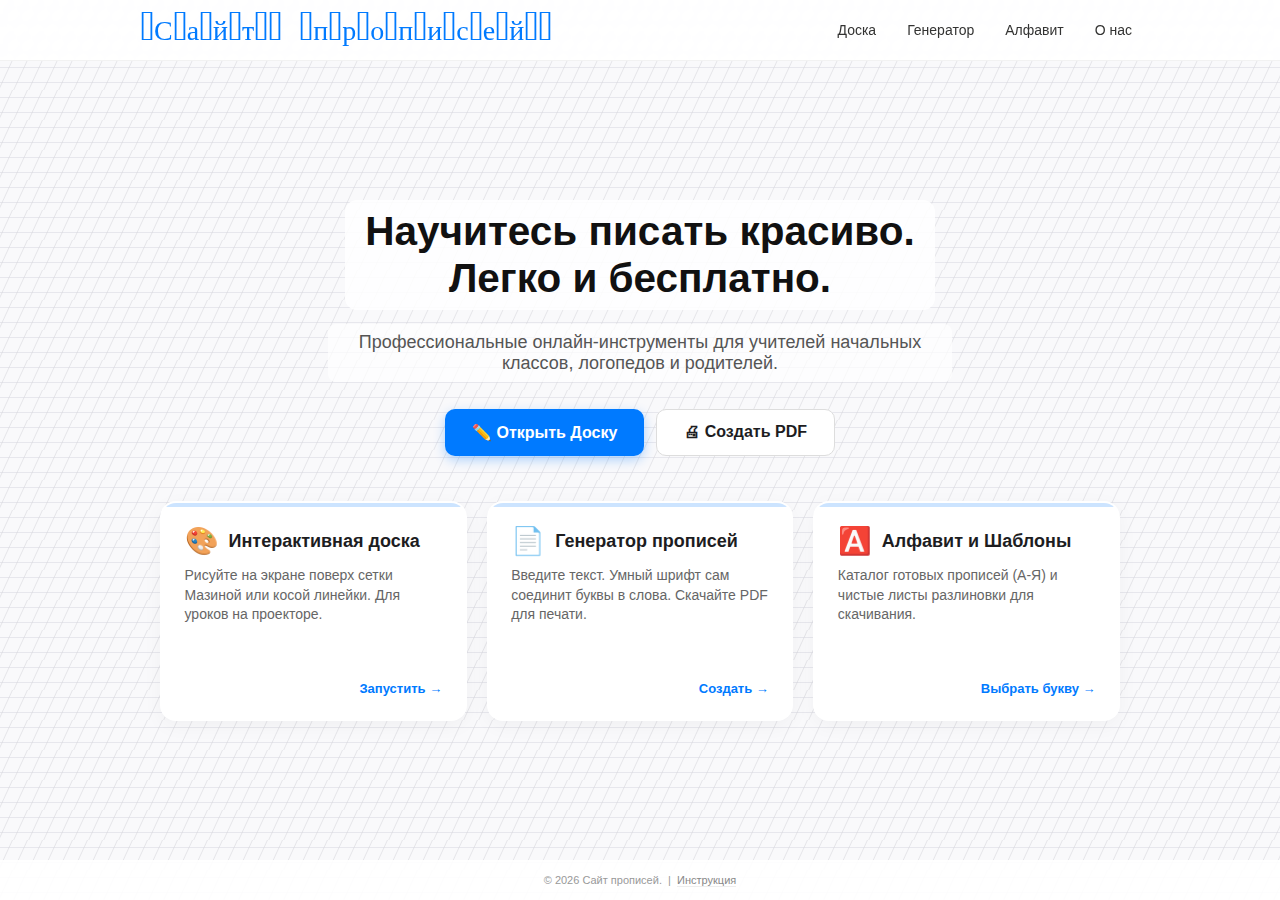
<file: index.html>
<!DOCTYPE html>
<html lang="ru">
<head>
    <meta charset="UTF-8">
    <meta name="viewport" content="width=device-width, initial-scale=1.0, maximum-scale=1.0, user-scalable=no">
    <title>Сайт прописей — Чистописание и коррекция почерка</title>
    <meta name="description" content="Бесплатные инструменты для обучения письму: Интерактивная доска для учителей, Генератор прописей PDF.">
    <link rel="icon" type="image/png" href="favicon.png">

    <script type="text/javascript" >
       (function(m,e,t,r,i,k,a){m[i]=m[i]||function(){(m[i].a=m[i].a||[]).push(arguments)};
       m[i].l=1*new Date();
       for (var j = 0; j < document.scripts.length; j++) {if (document.scripts[j].src === r) { return; }}
       k=e.createElement(t),a=e.getElementsByTagName(t)[0],k.async=1,k.src=r,a.parentNode.insertBefore(k,a)})
       (window, document, "script", "https://mc.yandex.ru/metrika/tag.js", "ym");
       ym(106467293, "init", {clickmap:true, trackLinks:true, accurateTrackBounce:true, webvisor:true});
    </script>

    <style>
        @font-face { font-family: 'PrimoFont'; src: url('primo.ttf'); }

        :root {
            --ink: #007AFF;
            --paper: #F9F9FB;
            --text: #1D1D1F;
            --header-h: 60px;
            --footer-h: 40px;
        }

        html, body {
            height: 100%;
            margin: 0; padding: 0;
            overflow: hidden; /* Жестко убираем скролл на ПК */
        }

        body {
            font-family: -apple-system, BlinkMacSystemFont, "Segoe UI", Roboto, sans-serif;
            background-color: var(--paper);
            color: var(--text);
            display: flex;
            flex-direction: column;

            /* ПРАВИЛЬНЫЙ ФОН: Узкая косая (SVG) */
            background-image: url("data:image/svg+xml,%3Csvg width='120' height='120' viewBox='0 0 120 120' xmlns='http://www.w3.org/2000/svg'%3E%3Cdefs%3E%3Cpattern id='uzkaya-kosaya' x='0' y='0' width='60' height='60' patternUnits='userSpaceOnUse'%3E%3Cline x1='0' y1='15' x2='60' y2='15' stroke='%23E1E1E8' stroke-width='1.5'/%3E%3Cline x1='0' y1='45' x2='60' y2='45' stroke='%23E1E1E8' stroke-width='1.5'/%3E%3Cpath d='M-5,65 L25,0 M25,65 L55,0 M55,65 L85,0' stroke='%23D1D1D6' stroke-width='1'/%3E%3C/pattern%3E%3C/defs%3E%3Crect width='100%25' height='100%25' fill='url(%23uzkaya-kosaya)'/%3E%3C/svg%3E");
            background-size: 60px 60px;
        }

        /* 1. ШАПКА */
        header {
            height: var(--header-h);
            background: rgba(255, 255, 255, 0.9);
            backdrop-filter: blur(5px);
            border-bottom: 1px solid rgba(0,0,0,0.05);
            flex-shrink: 0;
            display: flex; align-items: center;
        }
        .container { 
            width: 100%; max-width: 1000px; margin: 0 auto; padding: 0 20px;
            display: flex; justify-content: space-between; align-items: center;
        }

        .logo {
            font-family: 'PrimoFont', cursive;
            font-size: 28px; color: var(--ink);
            text-decoration: none; 
            text-shadow: 0 1px 0 #fff;
            white-space: nowrap;
        }

        .menu { display: flex; gap: 15px; }
        .menu a {
            text-decoration: none; color: #333; font-weight: 500; font-size: 14px;
            transition: 0.2s; padding: 5px 8px; border-radius: 6px;
        }
        .menu a:hover { color: var(--ink); background: rgba(0,122,255,0.05); }

        /* 2. ОСНОВНОЙ КОНТЕНТ (Центрирование) */
        main {
            flex: 1; /* Занимает всё место между шапкой и подвалом */
            display: flex;
            flex-direction: column;
            justify-content: center; /* Центр по вертикали */
            align-items: center;
            padding: 0 20px;
            max-height: calc(100vh - var(--header-h) - var(--footer-h));
        }

        .hero-block {
            text-align: center;
            margin-bottom: 5vh; /* Гибкий отступ (5% высоты экрана) */
        }

        h1 {
            font-size: clamp(28px, 4.5vh, 42px); /* Шрифт зависит от высоты экрана */
            margin: 0 0 1.5vh 0; color: #111; font-weight: 800;
            background: rgba(255,255,255,0.85); display: inline-block;
            padding: 8px 20px; border-radius: 12px;
        }
        .subtitle {
            font-size: clamp(14px, 2.2vh, 18px); color: #555; margin: 0 auto 3vh; max-width: 600px;
            background: rgba(255,255,255,0.7); padding: 8px 12px; border-radius: 8px;
        }

        .cta-group { display: flex; gap: 12px; justify-content: center; }
        .btn {
            padding: 1.5vh 3vh; border-radius: 10px; font-size: clamp(14px, 2vh, 16px);
            font-weight: 600; text-decoration: none; display: flex; align-items: center; gap: 8px;
            transition: transform 0.2s;
        }
        .btn:hover { transform: translateY(-2px); }
        .btn-primary { background: var(--ink); color: white; box-shadow: 0 4px 12px rgba(0,122,255,0.3); }
        .btn-secondary { background: white; color: var(--text); border: 1px solid #ddd; }

        /* 3. КАРТОЧКИ (В ряд) */
        .cards-row {
            display: flex; gap: 20px; width: 100%; max-width: 960px;
            justify-content: center;
            height: 25vh; /* Фиксированная высота в % от экрана */
            min-height: 160px; max-height: 220px;
        }

        .card {
            flex: 1; background: white; padding: 2.5vh; border-radius: 16px;
            box-shadow: 0 5px 20px rgba(0,0,0,0.04);
            text-decoration: none; color: inherit;
            transition: transform 0.2s, border-color 0.2s;
            border: 2px solid transparent; position: relative; overflow: hidden;
            display: flex; flex-direction: column;
        }
        .card::before {
            content: ''; position: absolute; top: 0; left: 0; right: 0; height: 4px;
            background: var(--ink); opacity: 0.2; transition: opacity 0.2s;
        }
        .card:hover { transform: translateY(-4px); border-color: rgba(0,122,255,0.3); }
        .card:hover::before { opacity: 1; }

        .card-top { display: flex; align-items: center; gap: 10px; margin-bottom: 1vh; }
        .card-icon { font-size: clamp(24px, 3vh, 32px); }
        .card h3 { margin: 0; font-size: clamp(16px, 2.2vh, 18px); font-weight: 700; }
        .card p { font-size: clamp(12px, 1.8vh, 14px); color: #666; margin: 0; line-height: 1.4; flex-grow: 1; }
        .card-arrow { margin-top: auto; color: var(--ink); font-weight: 600; font-size: 13px; text-align: right; }

        /* 4. ПОДВАЛ */
        footer {
            height: var(--footer-h); flex-shrink: 0;
            display: flex; align-items: center; justify-content: center;
            font-size: 11px; color: #999;
            background: rgba(255,255,255,0.9);
        }
        footer a { color: #888; text-decoration: none; border-bottom: 1px solid #eee; }

        /* МОБИЛЬНАЯ ВЕРСИЯ */
        @media (max-width: 768px), (max-height: 600px) {
            html, body { height: auto; overflow: auto; } /* Возвращаем скролл на телефоне */
            main { display: block; padding: 40px 20px; max-height: none; }
            .menu { display: none; }
            .container { justify-content: center; }
            .cards-row { flex-direction: column; height: auto; max-height: none; gap: 15px; }
            .card { min-height: auto; padding: 20px; }
            .hero-block { margin-bottom: 40px; }
        }
    </style>
</head>
<body>

    <header>
        <div class="container">
            <a href="index.html" class="logo" id="logoLink">Сайт прописей</a>
            
            <nav class="menu">
                <a href="board.html">Доска</a>
                <a href="generator.html">Генератор</a>
                <a href="propisi-alfavit.html">Алфавит</a>
                <a href="about.html">О нас</a>
            </nav>
        </div>
    </header>

    <main>
        <section class="hero-block">
            <h1>Научитесь писать красиво.<br>Легко и бесплатно.</h1>
            <div class="subtitle">
                Профессиональные онлайн-инструменты для учителей начальных классов, логопедов и родителей.
            </div>
            
            <div class="cta-group">
                <a href="board.html" class="btn btn-primary">
                    ✏️ Открыть Доску
                </a>
                <a href="generator.html" class="btn btn-secondary">
                    🖨 Создать PDF
                </a>
            </div>
        </section>

        <section class="cards-row">
            <a href="board.html" class="card">
                <div class="card-top">
                    <div class="card-icon">🎨</div>
                    <h3>Интерактивная доска</h3>
                </div>
                <p>Рисуйте на экране поверх сетки Мазиной или косой линейки. Для уроков на проекторе.</p>
                <div class="card-arrow">Запустить →</div>
            </a>

            <a href="generator.html" class="card">
                <div class="card-top">
                    <div class="card-icon">📄</div>
                    <h3>Генератор прописей</h3>
                </div>
                <p>Введите текст. Умный шрифт сам соединит буквы в слова. Скачайте PDF для печати.</p>
                <div class="card-arrow">Создать →</div>
            </a>

            <a href="propisi-alfavit.html" class="card">
                <div class="card-top">
                    <div class="card-icon">🅰️</div>
                    <h3>Алфавит и Шаблоны</h3>
                </div>
                <p>Каталог готовых прописей (А-Я) и чистые листы разлиновки для скачивания.</p>
                <div class="card-arrow">Выбрать букву →</div>
            </a>
        </section>
    </main>

    <footer>
        <p>© 2026 Сайт прописей. &nbsp;|&nbsp; <a href="about.html">Инструкция</a></p>
    </footer>

    <script>
        // Это мини-версия движка Primo только для рендеринга логотипа
        // Логика взята из generator.html
        function getHeadAndTail(char){const code=char.charCodeAt(0);const map={0x0410:{h:100,t:8},0x0411:{h:100,t:100},0x0412:{h:100,t:100},0x0413:{h:100,t:100},0x0414:{h:100,t:8},0x0415:{h:100,t:4},0x0416:{h:100,t:4},0x0417:{h:100,t:100},0x0418:{h:100,t:1},0x0419:{h:100,t:1},0x041A:{h:100,t:1},0x041B:{h:100,t:1},0x041C:{h:100,t:1},0x041D:{h:100,t:1},0x041E:{h:100,t:100},0x041F:{h:100,t:1},0x0420:{h:100,t:100},0x0421:{h:100,t:4},0x0422:{h:100,t:1},0x0423:{h:100,t:100},0x0424:{h:100,t:100},0x0425:{h:100,t:4},0x0426:{h:100,t:6},0x0427:{h:100,t:1},0x0428:{h:100,t:1},0x0429:{h:100,t:6},0x042A:{h:100,t:100},0x042B:{h:100,t:1},0x042C:{h:100,t:100},0x042D:{h:100,t:100},0x042E:{h:100,t:100},0x042F:{h:100,t:1},0x0401:{h:100,t:4},0x0430:{h:2,t:1},0x0431:{h:2,t:100},0x0432:{h:6,t:2},0x0433:{h:7,t:1},0x0434:{h:2,t:3},0x0435:{h:5,t:4},0x0436:{h:4,t:4},0x0437:{h:4,t:3},0x0438:{h:1,t:1},0x0439:{h:1,t:1},0x043A:{h:1,t:1},0x043B:{h:3,t:1},0x043C:{h:3,t:1},0x043D:{h:1,t:1},0x043E:{h:2,t:5},0x043F:{h:1,t:1},0x0440:{h:1,t:1},0x0441:{h:2,t:4},0x0442:{h:1,t:1},0x0443:{h:1,t:3},0x0444:{h:2,t:100},0x0445:{h:4,t:4},0x0446:{h:1,t:6},0x0447:{h:8,t:1},0x0448:{h:1,t:1},0x0449:{h:1,t:6},0x044A:{h:8,t:7},0x044B:{h:1,t:1},0x044C:{h:1,t:7},0x044D:{h:4,t:100},0x044E:{h:1,t:5},0x044F:{h:3,t:1},0x0451:{h:5,t:4}};if(map[code])return map[code];if(code>=0xE000)return{h:200,t:200};return{h:0,t:0}}
        function insGRF(c0Code,cCode,h){if(c0Code!==0x0413&&c0Code!==0x0420&&c0Code!==0x0424)return"";if(c0Code===0x0413){if(h===0||h===100||[0x431,0x432,0x439,0x451].includes(cCode))return"\uE403";if([0x438,0x439,0x443,0x448,0x449,0x446,0x44F].includes(cCode))return"\uE401"}else if(c0Code===0x0420){if(cCode!==0x43B&&cCode!==0x43C)return"\uE402"}else if(c0Code===0x0424){if(cCode!==0x43B&&cCode!==0x43C)return"\uE401"}return""}
        function ins(c1,c2){if(!c1||!c2)return"";const info1=getHeadAndTail(c1);const info2=getHeadAndTail(c2);const t=info1.t,h=info2.h;const n1=c1.charCodeAt(0),n2=c2.charCodeAt(0);if(t===200||h===200)return"";if((n1===0x41F||n1===0x422)&&n2===0x432)return"\uE410";if((n1===0x41F||n1===0x422)&&n2===0x431)return"\uE411";const set1=[0x438,0x439,0x43B,0x43C,0x448];const set2=[0x438,0x439,0x446,0x448,0x449];if(set1.includes(n1)&&set2.includes(n2))return"\uE413";if([0x41D,0x41F,0x422].includes(n1)&&[0x456,0x457].includes(n2))return"\uE413";if(t===0){if(h===1||h===2||h===3||h===100)return"\uE402";if(h===4)return"\uE402\uE007";if(h===5)return"\uE402\uE005";if(h===6)return"\uE402\uE006";if(h===7)return"\uE402\uE007";if(h===8)return"\uE402\uE008"}if(t===1){if(h===0)return"\uE010\uE402";if(h===1)return"\uE011";if(h===2)return"\uE012";if(h===3)return"\uE010";if(h===4)return"\uE014";if(h===5)return"\uE015";if(h===6)return"\uE016";if(h===7)return"\uE017";if(h===8)return"\uE018";if(h===100)return"\uE010\uE403"}if(t===2){if(h===0)return"\uE020\uE402";if(h===1)return"\uE021";if(h===2)return"\uE022";if(h===3)return"\uE023";if(h===4)return"\uE024";if(h===5)return"\uE025";if(h===6)return"\uE026";if(h===7)return"\uE027";if(h===8)return"\uE028";if(h===100)return"\uE020\uE403"}if(t===3){if(h===0)return"\uE030\uE402";if(h===1)return"\uE031";if(h===2)return"\uE032";if(h===3)return"\uE033";if(h===4)return"\uE034";if(h===5)return"\uE035";if(h===6)return"\uE036";if(h===7)return"\uE037";if(h===8)return"\uE038";if(h===100)return"\uE030\uE403"}if(t===4){if(h===0)return"\uE040\uE402";if(h===1)return"\uE041";if(h===2)return"\uE042";if(h===3)return"\uE043";if(h===4)return"\uE044";if(h===5)return"\uE045";if(h===6)return"\uE046";if(h===7)return"\uE047";if(h===8)return"\uE048";if(h===100)return"\uE040\uE403"}if(t===5){if(h===0)return"\uE402";if(h===1)return"\uE051";if(h===2)return"\uE052";if(h===3)return"\uE053";if(h===4)return"\uE054";if(h===5)return"\uE055";if(h===6)return"\uE056";if(h===7)return"\uE057";if(h===8)return"\uE058";if(h===100)return"\uE403"}if(t===6){if(h===0)return"\uE060\uE402";if(h===1)return"\uE061";if(h===2)return"\uE062";if(h===3)return"\uE063";if(h===4)return"\uE064";if(h===5)return"\uE065";if(h===6)return"\uE066";if(h===7)return"\uE067";if(h===8)return"\uE068";if(h===100)return"\uE060\uE403"}if(t===7){if(h===0)return"\uE070\uE402";if(h===1)return"\uE071";if(h===2)return"\uE072";if(h===3)return"\uE073";if(h===4)return"\uE074";if(h===5)return"\uE075";if(h===6)return"\uE076";if(h===7)return"\uE077";if(h===8)return"\uE078";if(h===100)return"\uE070\uE403"}if(t===8){if(h===0)return"\uE080\uE402";if(h===1)return"\uE081";if(h===2)return"\uE082";if(h===3)return"\uE083";if(h===4)return"\uE084";if(h===5)return"\uE085";if(h===6)return"\uE086";if(h===7)return"\uE087";if(h===8)return"\uE088";if(h===100)return"\uE080\uE403"}if(t===100){if(h===0)return"\uE402";if(h===1)return"\uE402\uE402";if(h===2)return"\uE402\uE401";if(h===3)return"\uE402";if(h===4)return"\uE402\uE401\uE007";if(h===5)return"\uE402\uE005";if(h===6)return"\uE402\uE401\uE006";if(h===7)return"\uE402\uE007";if(h===8)return"\uE402\uE008";if(h===100)return"\uE403"}const grf=insGRF(n1,n2,h);if(grf)return grf;return""}
        function processPrimoText(text){if(!text)return"";let res="";let c1="";let c2=text[0];res+=ins(" ",c2)+c2;for(let i=1;i<text.length;i++){c1=c2;c2=text[i];res+=ins(c1,c2)+c2}res+=ins(c2," ");return res}

        window.onload = function() {
            // Превращаем обычный текст "Сайт прописей" в связный
            const raw = "Сайт прописей";
            const processed = processPrimoText(raw);
            document.getElementById('logoLink').innerText = processed;
        };
    </script>

</body>
</html>
</file>
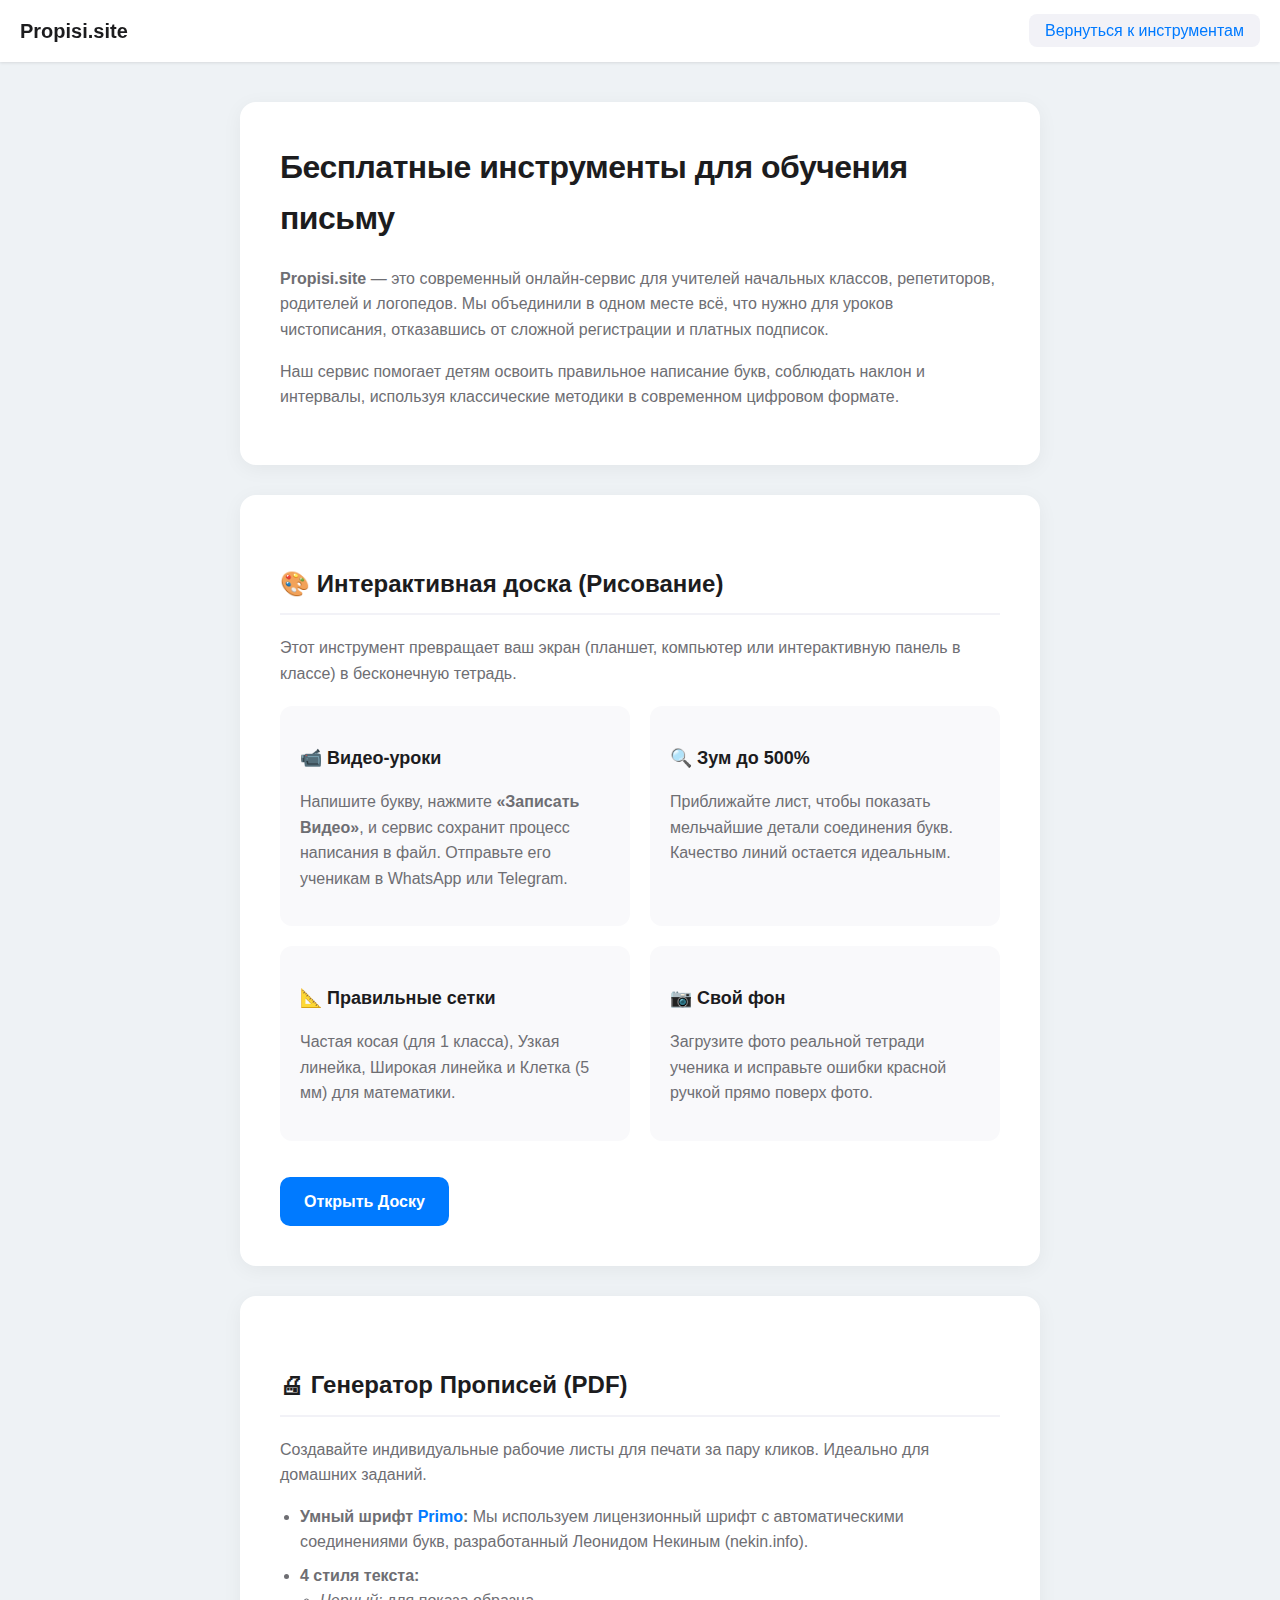
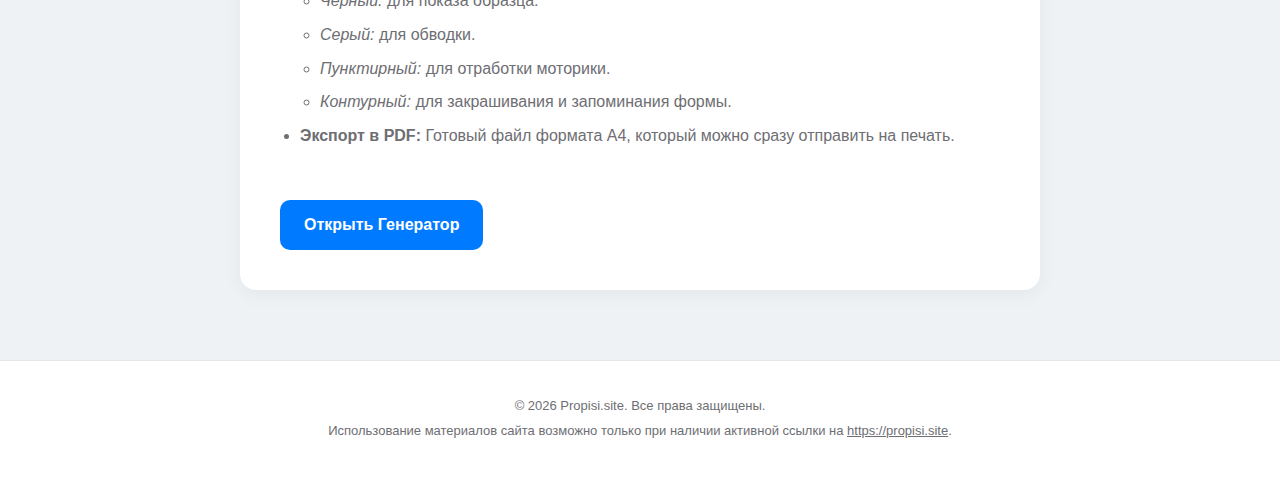
<file: about.html>
<!DOCTYPE html>
<html lang="ru">
<head>
    <meta charset="UTF-8">
    <meta name="viewport" content="width=device-width, initial-scale=1.0">
    <title>О сервисе Propisi.site | Инструкция и Авторские права</title>
    
    <meta name="description" content="Полная инструкция по работе с генератором прописей и интерактивной доской. Информация об авторских правах и шрифте Primo.">
    <meta name="keywords" content="инструкция прописи, как пользоваться генератором прописей, частая косая, шрифт primo, леонид некин">

    <link rel="icon" type="image/png" href="favicon.png">

    <script type="text/javascript" >
       (function(m,e,t,r,i,k,a){m[i]=m[i]||function(){(m[i].a=m[i].a||[]).push(arguments)};
       m[i].l=1*new Date();
       for (var j = 0; j < document.scripts.length; j++) {if (document.scripts[j].src === r) { return; }}
       k=e.createElement(t),a=e.getElementsByTagName(t)[0],k.async=1,k.src=r,a.parentNode.insertBefore(k,a)})
       (window, document, "script", "https://mc.yandex.ru/metrika/tag.js", "ym");
       ym(106467293, "init", {clickmap:true, trackLinks:true, accurateTrackBounce:true, webvisor:true});
    </script>
    <noscript><div><img src="https://mc.yandex.ru/watch/106467293" style="position:absolute; left:-9999px;" alt="" /></div></noscript>

    <style>
        :root {
            --app-bg: #Eef2F5;
            --text-primary: #1C1C1E;
            --text-secondary: #6e6e73;
            --accent: #007AFF;
            --card-bg: #FFFFFF;
        }

        body {
            margin: 0; padding: 0;
            font-family: -apple-system, BlinkMacSystemFont, "Segoe UI", Roboto, Helvetica, Arial, sans-serif;
            background-color: var(--app-bg);
            color: var(--text-primary);
            line-height: 1.6;
            display: flex; flex-direction: column; min-height: 100vh;
        }

        /* Шапка */
        .header {
            background: var(--card-bg);
            padding: 15px 20px;
            box-shadow: 0 1px 3px rgba(0,0,0,0.1);
            position: sticky; top: 0; z-index: 100;
            display: flex; justify-content: space-between; align-items: center;
        }
        .logo { font-weight: 700; font-size: 20px; text-decoration: none; color: var(--text-primary); }
        .nav-link { 
            text-decoration: none; color: var(--accent); font-weight: 500; margin-left: 20px; 
            padding: 8px 16px; background: #F2F2F7; border-radius: 8px; transition: 0.2s;
        }
        .nav-link:hover { background: #E5E5EA; }

        /* Контент */
        .container {
            max-width: 800px; margin: 40px auto; padding: 0 20px; flex: 1;
        }

        .card {
            background: var(--card-bg);
            padding: 40px; border-radius: 16px;
            box-shadow: 0 4px 20px rgba(0,0,0,0.05);
            margin-bottom: 30px;
        }

        h1 { margin-top: 0; font-size: 32px; letter-spacing: -0.5px; }
        h2 { margin-top: 30px; font-size: 24px; border-bottom: 2px solid #F2F2F7; padding-bottom: 10px; }
        h3 { font-size: 18px; color: var(--text-primary); margin-bottom: 5px; }
        
        p { color: var(--text-secondary); font-size: 16px; margin-bottom: 15px; }
        ul { color: var(--text-secondary); padding-left: 20px; }
        li { margin-bottom: 8px; }
        
        /* Ссылки внутри текста */
        a.text-link { color: var(--accent); text-decoration: none; border-bottom: 1px solid transparent; }
        a.text-link:hover { border-bottom-color: var(--accent); }

        .feature-grid { display: grid; grid-template-columns: 1fr 1fr; gap: 20px; margin-top: 20px; }
        .feature-item { background: #F9F9FB; padding: 20px; border-radius: 12px; }
        
        .cta-button {
            display: inline-block; background: var(--accent); color: white;
            padding: 12px 24px; border-radius: 10px; text-decoration: none;
            font-weight: 600; margin-top: 10px;
        }
        .cta-button:hover { opacity: 0.9; }

        /* Подвал */
        .footer {
            background: #fff; border-top: 1px solid #e5e5ea;
            padding: 30px 20px; text-align: center; color: var(--text-secondary);
            font-size: 13px;
        }
        .footer p { margin: 5px 0; font-size: 13px; }
        .footer a { color: var(--text-secondary); text-decoration: underline; }

        @media (max-width: 700px) {
            .feature-grid { grid-template-columns: 1fr; }
            .card { padding: 20px; }
            h1 { font-size: 26px; }
        }
    </style>
</head>
<body>

    <header class="header">
        <a href="index.html" class="logo">Propisi.site</a>
        <nav>
            <a href="index.html" class="nav-link">Вернуться к инструментам</a>
        </nav>
    </header>

    <div class="container">
        
        <div class="card">
            <h1>Бесплатные инструменты для обучения письму</h1>
            <p><strong>Propisi.site</strong> — это современный онлайн-сервис для учителей начальных классов, репетиторов, родителей и логопедов. Мы объединили в одном месте всё, что нужно для уроков чистописания, отказавшись от сложной регистрации и платных подписок.</p>
            <p>Наш сервис помогает детям освоить правильное написание букв, соблюдать наклон и интервалы, используя классические методики в современном цифровом формате.</p>
        </div>

        <div class="card">
            <h2>🎨 Интерактивная доска (Рисование)</h2>
            <p>Этот инструмент превращает ваш экран (планшет, компьютер или интерактивную панель в классе) в бесконечную тетрадь.</p>
            
            <div class="feature-grid">
                <div class="feature-item">
                    <h3>📹 Видео-уроки</h3>
                    <p>Напишите букву, нажмите <strong>«Записать Видео»</strong>, и сервис сохранит процесс написания в файл. Отправьте его ученикам в WhatsApp или Telegram.</p>
                </div>
                <div class="feature-item">
                    <h3>🔍 Зум до 500%</h3>
                    <p>Приближайте лист, чтобы показать мельчайшие детали соединения букв. Качество линий остается идеальным.</p>
                </div>
                <div class="feature-item">
                    <h3>📐 Правильные сетки</h3>
                    <p>Частая косая (для 1 класса), Узкая линейка, Широкая линейка и Клетка (5 мм) для математики.</p>
                </div>
                <div class="feature-item">
                    <h3>📷 Свой фон</h3>
                    <p>Загрузите фото реальной тетради ученика и исправьте ошибки красной ручкой прямо поверх фото.</p>
                </div>
            </div>
            <br>
            <a href="index.html" class="cta-button">Открыть Доску</a>
        </div>

        <div class="card">
            <h2>🖨 Генератор Прописей (PDF)</h2>
            <p>Создавайте индивидуальные рабочие листы для печати за пару кликов. Идеально для домашних заданий.</p>
            
            <ul>
                <li>
                    <strong>Умный шрифт <a href="http://nekin.info" target="_blank" class="text-link">Primo</a>:</strong> 
                    Мы используем лицензионный шрифт с автоматическими соединениями букв, разработанный Леонидом Некиным (nekin.info).
                </li>
                <li><strong>4 стиля текста:</strong>
                    <ul>
                        <li><em>Черный:</em> для показа образца.</li>
                        <li><em>Серый:</em> для обводки.</li>
                        <li><em>Пунктирный:</em> для отработки моторики.</li>
                        <li><em>Контурный:</em> для закрашивания и запоминания формы.</li>
                    </ul>
                </li>
                <li><strong>Экспорт в PDF:</strong> Готовый файл формата A4, который можно сразу отправить на печать.</li>
            </ul>
            <br>
            <a href="generator.html" class="cta-button">Открыть Генератор</a>
        </div>

    </div>

    <footer class="footer">
        <p>© 2026 Propisi.site. Все права защищены.</p>
        <p>Использование материалов сайта возможно только при наличии активной ссылки на <a href="https://propisi.site">https://propisi.site</a>.</p>
    </footer>

</body>
</html>
</file>
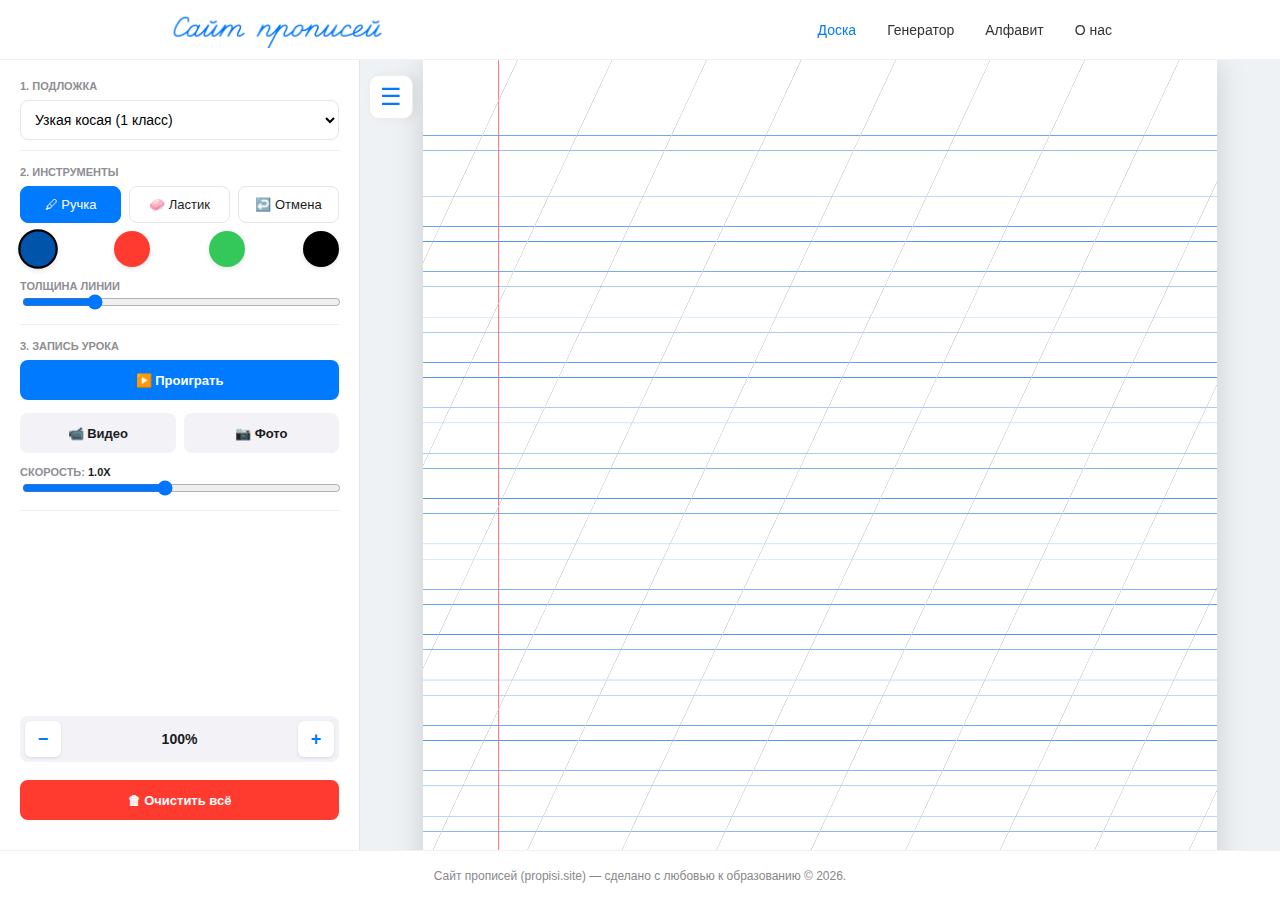
<file: board.html>
<!DOCTYPE html>
<html lang="ru">
<head>
    <meta charset="UTF-8">
    <meta name="viewport" content="width=device-width, initial-scale=1.0, maximum-scale=1.0, user-scalable=no">
    <title>Интерактивные Прописи Онлайн | Доска для Учителя</title>

    <meta name="description" content="Бесплатная интерактивная доска для уроков чистописания. Рисуйте в узкую косую, используйте сетку Мазиной, записывайте видео-уроки письма.">
    <link rel="icon" type="image/png" href="favicon.png">

    <script type="text/javascript" >
       (function(m,e,t,r,i,k,a){m[i]=m[i]||function(){(m[i].a=m[i].a||[]).push(arguments)};
       m[i].l=1*new Date();
       for (var j = 0; j < document.scripts.length; j++) {if (document.scripts[j].src === r) { return; }}
       k=e.createElement(t),a=e.getElementsByTagName(t)[0],k.async=1,k.src=r,a.parentNode.insertBefore(k,a)})
       (window, document, "script", "https://mc.yandex.ru/metrika/tag.js", "ym");
       ym(106467293, "init", {clickmap:true, trackLinks:true, accurateTrackBounce:true, webvisor:true});
    </script>
    <noscript><div><img src="https://mc.yandex.ru/watch/106467293" style="position:absolute; left:-9999px;" alt="" /></div></noscript>

    <style>
        :root { 
            --app-bg: #Eef2F5; 
            --sidebar-bg: #FFFFFF; 
            --text-primary: #1C1C1E; 
            --text-secondary: #8E8E93; 
            --accent: #007AFF; 
            --ink: #007AFF;
            --radius-M: 10px;
            --header-h: 60px;
            --footer-h: 50px;
        }
        
        * { box-sizing: border-box; -webkit-tap-highlight-color: transparent; }
        body { margin: 0; padding: 0; font-family: -apple-system, BlinkMacSystemFont, "Segoe UI", Roboto, sans-serif; background-color: var(--app-bg); color: var(--text-primary); height: 100vh; display: flex; flex-direction: column; overflow: hidden; }

        /* --- ШАПКА --- */
        header {
            height: var(--header-h); background: rgba(255, 255, 255, 0.95);
            backdrop-filter: blur(5px); border-bottom: 1px solid rgba(0,0,0,0.06);
            flex-shrink: 0; display: flex; align-items: center; z-index: 1100;
        }
        .header-container { width: 100%; max-width: 1000px; margin: 0 auto; padding: 0 20px; display: flex; justify-content: space-between; align-items: center; }
        
        .logo { display: flex; align-items: center; text-decoration: none; }
        .logo img { height: 38px !important; width: auto !important; object-fit: contain; display: block; }

        .top-menu { display: flex; gap: 15px; }
        .top-menu a { text-decoration: none; color: #333; font-weight: 500; font-size: 14px; transition: 0.2s; padding: 5px 8px; border-radius: 6px; }
        .top-menu a:hover { color: var(--ink); background: rgba(0,122,255,0.05); }

        /* --- ПРИЛОЖЕНИЕ --- */
        .app-body { display: flex; flex: 1; overflow: hidden; position: relative; }

        .sidebar { 
            width: 360px; min-width: 360px; height: 100%; 
            background: var(--sidebar-bg); border-right: 1px solid rgba(0,0,0,0.1); 
            z-index: 1000; transition: transform 0.3s cubic-bezier(0.4, 0, 0.2, 1); 
            position: relative; 
        }
        .sidebar.closed { transform: translateX(-100%); position: absolute; }
        
        /* Внутренний скролл (чтобы гамбургер не обрезался) */
        .sidebar-scroll {
            width: 100%; height: 100%; overflow-y: auto; 
            display: flex; flex-direction: column; padding: 20px; gap: 15px;
        }
        
        .toggle-btn { 
            position: absolute; top: 15px; right: -54px; 
            width: 44px; height: 44px; background: white; border-radius: 10px; 
            box-shadow: 4px 0 10px rgba(0,0,0,0.05); 
            display: flex; align-items: center; justify-content: center; 
            font-size: 24px; border: 1px solid #eee; cursor: pointer; 
            z-index: 2000; color: var(--accent); transition: all 0.2s; 
        }
        .toggle-btn:active { transform: scale(0.9); }

        /* ИНСТРУМЕНТЫ */
        .section { display: flex; flex-direction: column; gap: 8px; padding-bottom: 10px; border-bottom: 1px solid #f0f0f0; }
        .section-label { font-size: 11px; font-weight: 600; text-transform: uppercase; color: var(--text-secondary); }

        select, input[type=file] { width: 100%; padding: 10px; border-radius: 8px; border: 1px solid #E5E5EA; background-color: white; font-size: 14px; outline: none; }

        .tools-row { display: flex; gap: 8px; }
        .tool-btn { flex: 1; padding: 10px; border: 1px solid #E5E5EA; border-radius: 8px; background: white; cursor: pointer; text-align: center; font-size: 13px; font-weight: 500; display: flex; flex-direction: column; align-items: center; justify-content: center; gap: 5px; }
        .tool-btn.active { background: var(--accent); color: white; border-color: var(--accent); }
        
        .color-palette { display: flex; gap: 10px; justify-content: space-between; }
        .color-swatch { width: 36px; height: 36px; border-radius: 50%; cursor: pointer; border: 2px solid transparent; box-shadow: 0 2px 5px rgba(0,0,0,0.1); }
        .color-swatch.active { border-color: #000; transform: scale(1.1); }

        .control-row { display: flex; align-items: center; gap: 10px; background: #F2F2F7; padding: 5px; border-radius: 8px; }
        .zoom-btn { width: 36px; height: 36px; border: none; background: white; border-radius: 6px; font-size: 18px; font-weight: bold; cursor: pointer; color: var(--accent); box-shadow: 0 1px 3px rgba(0,0,0,0.1); }
        .val-display { flex-grow: 1; text-align: center; font-size: 14px; font-weight: 600; color: var(--text-primary); }
        input[type=range] { width: 100%; }

        .action-grid { display: grid; grid-template-columns: 1fr 1fr; gap: 8px; }
        button.btn-action { border: none; height: 40px; border-radius: 8px; font-weight: 600; font-size: 13px; cursor: pointer; background: #F2F2F7; color: var(--text-primary); transition: 0.2s; display: flex; align-items: center; justify-content: center; width: 100%; }
        button.btn-action:hover { background: #E5E5EA; }
        button.btn-primary { background: var(--accent); color: white; }
        button.btn-danger { background: #FF3B30; color: white; }
        button:disabled { opacity: 0.5; cursor: not-allowed; }
        
        .main-area { flex-grow: 1; background-color: var(--app-bg); display: flex; align-items: center; justify-content: center; overflow: auto; position: relative; width: 100%; }
        .canvas-wrapper { background: white; box-shadow: 0 4px 30px rgba(0,0,0,0.15); position: relative; flex-shrink: 0; margin: auto; }
        canvas { width: 100%; height: 100%; position: absolute; top: 0; left: 0; }
        #bgCanvas { z-index: 1; }
        #drawCanvas { z-index: 2; cursor: crosshair; }

        footer { height: var(--footer-h); flex-shrink: 0; display: flex; align-items: center; justify-content: center; font-size: 12px; color: #888; background: rgba(255, 255, 255, 0.95); border-top: 1px solid rgba(0,0,0,0.05); z-index: 1100; }

        /* --- ИСПРАВЛЕННЫЙ АДАПТИВ --- */
        @media (max-width: 900px) {
            header { height: auto; min-height: var(--header-h); padding-bottom: 12px; }
            .header-container { height: auto; flex-direction: column; align-items: center; padding: 12px 15px; gap: 12px; }
            .top-menu { display: flex !important; flex-wrap: wrap; justify-content: center; gap: 8px; }
            .top-menu a { font-size: 13px; padding: 8px 14px; border-radius: 8px; background: rgba(0, 122, 255, 0.08); border: 1px solid rgba(0, 122, 255, 0.1); }

            .sidebar { position: fixed !important; left: 0; top: 0; bottom: 0; height: 100%; width: 85%; max-width: 320px; box-shadow: 4px 0 20px rgba(0,0,0,0.2); z-index: 3000; }
            
            /* Гамбургер снаружи, когда панель закрыта */
            .sidebar.closed .toggle-btn { right: -44px !important; top: 12px !important; border-radius: 0 12px 12px 0 !important; box-shadow: 4px 0 10px rgba(0,0,0,0.1); background: white; border-left: none; }
            /* Гамбургер внутри, когда панель открыта */
            .sidebar:not(.closed) .toggle-btn { right: 15px !important; top: 15px !important; border-radius: 12px !important; background: #F2F2F7; }

            .main-area { padding: 10px; padding-top: 20px; display: block; overflow: auto; }
            .canvas-wrapper { margin: 0 auto; }
        }
    </style>
</head>
<body>

    <header>
        <div class="header-container">
            <a href="index.html" class="logo">
                <img src="logo.png" alt="Сайт прописей">
            </a>
            <nav class="top-menu">
                <a href="board.html" style="color:var(--ink);">Доска</a>
                <a href="generator.html">Генератор</a>
                <a href="propisi-alfavit.html">Алфавит</a>
                <a href="about.html">О нас</a>
            </nav>
        </div>
    </header>

    <div class="app-body">
        <div class="sidebar" id="appSidebar">
            <button class="toggle-btn" onclick="toggleSidebar()">☰</button>

            <div class="sidebar-scroll">
                <div class="section">
                    <div class="section-label">1. Подложка</div>
                    <select id="bgSelect" onchange="changeBackground()">
                        <option value="propisi_often" selected>Узкая косая (1 класс)</option>
                        <option value="mazina">Сетка Мазиной (Ритм)</option>
                        <option value="propisi_lines">Узкая линейка (2 класс)</option>
                        <option value="wide_lines">Широкая линейка (Старшие)</option>
                        <option value="cell">Клетка (5 мм)</option> 
                        <option value="white">Чистый лист</option>
                        <option value="custom">📁 Загрузить своё фото...</option>
                    </select>
                    
                    <button id="btnUploadBg" class="btn-action" style="display:none; margin-top:8px; background:#E5E5EA;" onclick="document.getElementById('fileInput').click()">
                        📂 Выбрать файл
                    </button>
                    <input type="file" id="fileInput" accept="image/*" style="display:none;" onchange="handleImageUpload()">
                </div>

                <div class="section">
                    <div class="section-label">2. Инструменты</div>
                    <div class="tools-row">
                        <div class="tool-btn active" onclick="setTool('pen')" id="btnPen">🖊 Ручка</div>
                        <div class="tool-btn" onclick="setTool('eraser')" id="btnEraser">🧼 Ластик</div>
                        <div class="tool-btn" onclick="undo()" title="Отменить">↩️ Отмена</div>
                    </div>
                    
                    <div class="color-palette" id="palette">
                        <div class="color-swatch active" style="background:#0055AA" onclick="setColor('#0055AA', this)"></div>
                        <div class="color-swatch" style="background:#FF3B30" onclick="setColor('#FF3B30', this)"></div>
                        <div class="color-swatch" style="background:#34C759" onclick="setColor('#34C759', this)"></div>
                        <div class="color-swatch" style="background:#000000" onclick="setColor('#000000', this)"></div>
                    </div>
                    
                    <div style="margin-top:5px;">
                        <div class="section-label">Толщина линии</div>
                        <input type="range" id="lineWidth" min="1" max="15" value="4">
                    </div>
                </div>

                <div class="section">
                    <div class="section-label">3. Запись урока</div>
                    <button class="btn-action btn-primary" id="btnPlay" onclick="playRecording(false)">▶️ Проиграть</button>
                    
                    <div class="action-grid" style="margin-top:5px;">
                         <button class="btn-action" id="btnExport" style="flex:1;" onclick="playRecording(true)">📹 Видео</button>
                         <button class="btn-action" style="flex:1;" onclick="downloadImage()">📷 Фото</button>
                    </div>
                    
                    <div style="margin-top:5px;">
                        <div class="section-label">Скорость: <span id="speedVal" style="color:var(--text-primary);">1.0x</span></div>
                        <input type="range" id="speedRange" min="1" max="10" value="5" oninput="updateSpeedDisp()">
                    </div>
                </div>

                <div class="section" style="margin-top:auto; border-bottom: none;">
                    <div class="control-row">
                        <button class="zoom-btn" onclick="changeZoom(-0.1)">−</button>
                        <div class="val-display" id="zoomVal">100%</div>
                        <button class="zoom-btn" onclick="changeZoom(0.1)">+</button>
                    </div>
                    <button class="btn-action btn-danger" style="margin-top:10px;" onclick="clearCanvas()">🗑 Очистить всё</button>
                </div>
            </div>
        </div>

        <div class="main-area">
            <div class="canvas-wrapper" id="canvasWrapper">
                <canvas id="bgCanvas" width="2480" height="3508"></canvas>
                <canvas id="drawCanvas" width="2480" height="3508"></canvas>
            </div>
        </div>
    </div>

    <footer>
        <p>Сайт прописей (propisi.site) — сделано с любовью к образованию © 2026.</p>
    </footer>

    <script>
        const bgCanvas = document.getElementById('bgCanvas');
        const bgCtx = bgCanvas.getContext('2d');
        const drawCanvas = document.getElementById('drawCanvas');
        const drawCtx = drawCanvas.getContext('2d');
        const wrapper = document.getElementById('canvasWrapper');
        const sidebar = document.getElementById('appSidebar');

        let actions = []; 
        let currentStroke = null;
        let isDrawing = false;
        let isReplaying = false;
        let tool = 'pen';
        let color = '#0055AA';
        let zoom = 1.0;
        let customImage = null; 
        let playbackSpeed = 5;

        const MM = 11.81;
        const ROW_H = 4 * MM; 
        const GAP_H = 8 * MM; 
        const MT = 20 * MM; 
        const BASE_WIDTH_PX = 794; 
        const BASE_HEIGHT_PX = 1123;

        window.onload = function() {
            setZoom(1.0);
            updateSpeedDisp();
            drawBackground();
            setupEvents();
        };

        function toggleSidebar() { sidebar.classList.toggle('closed'); }

        function updateSpeedDisp() {
            playbackSpeed = parseInt(document.getElementById('speedRange').value);
            let factor = 1.0;
            if (playbackSpeed < 5) factor = 0.5 + (playbackSpeed-1)*0.125;
            else factor = 1.0 + (playbackSpeed-5)*0.4;
            document.getElementById('speedVal').innerText = factor.toFixed(1) + 'x';
        }

        function changeBackground() {
            const val = document.getElementById('bgSelect').value;
            const btn = document.getElementById('btnUploadBg');
            if (val === 'custom') {
                btn.style.display = 'flex'; 
                document.getElementById('fileInput').click(); 
            } else {
                btn.style.display = 'none'; 
                customImage = null;
                drawBackground();
            }
        }

        function handleImageUpload() {
            const fileInput = document.getElementById('fileInput');
            const file = fileInput.files[0];
            if (file) {
                const reader = new FileReader();
                reader.onload = function(e) {
                    const img = new Image();
                    img.onload = function() { customImage = img; drawBackground(); };
                    img.src = e.target.result;
                };
                reader.readAsDataURL(file);
                fileInput.value = '';
            }
        }

        function drawBackground() {
            const w = bgCanvas.width;
            const h = bgCanvas.height;
            const type = document.getElementById('bgSelect').value;
            
            bgCtx.fillStyle = 'white';
            bgCtx.fillRect(0, 0, w, h);

            if (customImage) { bgCtx.drawImage(customImage, 0, 0, w, h); return; }
            if (type === 'white') return;

            bgCtx.save();
            bgCtx.lineWidth = 2;
            bgCtx.setLineDash([]);
            bgCtx.beginPath(); bgCtx.strokeStyle = '#FF8080'; bgCtx.lineWidth = 4;
            bgCtx.moveTo(20*MM, 0); bgCtx.lineTo(20*MM, h); bgCtx.stroke();
            bgCtx.restore();
            
            if (type === 'cell') {
                const cellSize = 5 * MM; 
                bgCtx.lineWidth = 1; bgCtx.strokeStyle = '#5096F2'; 
                bgCtx.beginPath();
                for (let x = 0; x < w; x += cellSize) { bgCtx.moveTo(x, 0); bgCtx.lineTo(x, h); }
                for (let y = 0; y < h; y += cellSize) { bgCtx.moveTo(0, y); bgCtx.lineTo(w, y); }
                bgCtx.stroke();
                
                bgCtx.beginPath(); bgCtx.strokeStyle = '#FF8080'; bgCtx.lineWidth = 4;
                bgCtx.moveTo(20*MM, 0); bgCtx.lineTo(20*MM, h); bgCtx.stroke();
                return;
            }

            if (type === 'wide_lines') {
                const lineStep = 9 * MM; 
                bgCtx.lineWidth = 2; bgCtx.strokeStyle = '#5096F2';
                bgCtx.beginPath();
                for (let y = MT; y < h; y += lineStep) {
                    bgCtx.moveTo(0, y); bgCtx.lineTo(w, y);
                }
                bgCtx.stroke();
                return;
            }

            let lineHeight = ROW_H; 
            const totalH = lineHeight + GAP_H;
            let y = MT;
            
            let drawSlant = false;
            let slantStep = 0;
            
            if (type === 'propisi_often') { drawSlant = true; slantStep = 25 * MM; }
            if (type === 'mazina') { drawSlant = true; slantStep = 3.5 * MM; } 

            while(y < h - MT) {
                bgCtx.lineWidth = 2; bgCtx.strokeStyle = '#5096F2'; bgCtx.setLineDash([]);
                bgCtx.beginPath(); 
                bgCtx.moveTo(0, y); bgCtx.lineTo(w, y); 
                bgCtx.stroke();
                
                bgCtx.beginPath(); 
                bgCtx.moveTo(0, y + lineHeight); bgCtx.lineTo(w, y + lineHeight); 
                bgCtx.stroke();

                if (type === 'mazina') {
                    const midGap = y + lineHeight + (GAP_H / 2); 
                    bgCtx.lineWidth = 1; bgCtx.strokeStyle = '#5096F2';
                    bgCtx.setLineDash([5, 5]); 
                    bgCtx.beginPath();
                    bgCtx.moveTo(0, midGap); bgCtx.lineTo(w, midGap);
                    bgCtx.stroke();

                    const midRow = y + (lineHeight / 2);
                    bgCtx.beginPath();
                    bgCtx.moveTo(0, midRow); bgCtx.lineTo(w, midRow);
                    bgCtx.stroke();

                    bgCtx.setLineDash([]); 
                }
                y += totalH;
            }
            
            if (drawSlant) {
                bgCtx.save();
                bgCtx.lineWidth = (type === 'mazina') ? 1 : 2; 
                bgCtx.strokeStyle = (type === 'mazina') ? '#BBBBBB' : '#D1D1D6'; 
                bgCtx.beginPath(); 
                
                const tan = 0.466; 
                const shift = h * tan;
                
                for(let x = -shift; x < w; x += slantStep) {
                    bgCtx.moveTo(x + shift, 0); 
                    bgCtx.lineTo(x, h);
                }
                bgCtx.stroke();
                bgCtx.restore();
            }
        }

        function getCoords(e) {
            const rect = drawCanvas.getBoundingClientRect();
            let clientX = e.clientX; let clientY = e.clientY;
            if (e.touches && e.touches.length > 0) {
                clientX = e.touches[0].clientX; clientY = e.touches[0].clientY;
            }
            const x = clientX - rect.left; const y = clientY - rect.top;
            return { x: x * (drawCanvas.width / rect.width), y: y * (drawCanvas.height / rect.height) };
        }

        function startDraw(e) {
            if (isReplaying) return;
            isDrawing = true;
            const coords = getCoords(e);
            const width = document.getElementById('lineWidth').value * 2;
            currentStroke = {
                type: 'stroke', tool: tool, color: color, width: width, points: [ {x: coords.x, y: coords.y} ]
            };
            drawCtx.beginPath();
            drawCtx.lineCap = 'round'; drawCtx.lineJoin = 'round';
            drawCtx.lineWidth = width;
            drawCtx.strokeStyle = (tool === 'eraser') ? 'rgba(0,0,0,1)' : color;
            drawCtx.globalCompositeOperation = (tool === 'eraser') ? 'destination-out' : 'source-over';
            if (tool === 'eraser') drawCtx.lineWidth = 60; 
            drawCtx.moveTo(coords.x, coords.y);
        }

        function moveDraw(e) {
            if (!isDrawing) return;
            e.preventDefault(); 
            const coords = getCoords(e);
            currentStroke.points.push({x: coords.x, y: coords.y});
            drawCtx.lineTo(coords.x, coords.y);
            drawCtx.stroke();
        }

        function endDraw() {
            if (isDrawing && currentStroke) actions.push(currentStroke);
            isDrawing = false;
            currentStroke = null;
            drawCtx.beginPath();
        }

        function setupEvents() {
            drawCanvas.addEventListener('mousedown', startDraw);
            drawCanvas.addEventListener('mousemove', moveDraw);
            drawCanvas.addEventListener('mouseup', endDraw);
            drawCanvas.addEventListener('mouseout', endDraw);
            drawCanvas.addEventListener('touchstart', startDraw, {passive: false});
            drawCanvas.addEventListener('touchmove', moveDraw, {passive: false});
            drawCanvas.addEventListener('touchend', endDraw);
        }

        function setTool(t) {
            tool = t;
            document.getElementById('btnPen').classList.toggle('active', t==='pen');
            document.getElementById('btnEraser').classList.toggle('active', t==='eraser');
        }
        function setColor(c, el) {
            color = c; tool = 'pen'; setTool('pen');
            document.querySelectorAll('.color-swatch').forEach(d => d.classList.remove('active'));
            el.classList.add('active');
        }
        function changeZoom(delta) {
            let newZoom = Math.round((zoom + delta) * 10) / 10;
            if (newZoom < 0.2) newZoom = 0.2; if (newZoom > 5.0) newZoom = 5.0;
            setZoom(newZoom);
        }
        function setZoom(z) {
            zoom = z;
            document.getElementById('zoomVal').innerText = Math.round(zoom * 100) + '%';
            wrapper.style.width = (BASE_WIDTH_PX * zoom) + 'px';
            wrapper.style.height = (BASE_HEIGHT_PX * zoom) + 'px';
        }
        function undo() {
            if (actions.length === 0 || isReplaying) return;
            actions.pop();
            redrawAll();
        }
        function clearCanvas() {
            if (isReplaying) return;
            if(confirm('Удалить все записи?')) {
                actions = [];
                drawCtx.clearRect(0,0, drawCanvas.width, drawCanvas.height);
            }
        }

        function playRecording(forExport) {
            if (actions.length === 0) { alert('Сначала напишите что-нибудь!'); return; }
            if (isReplaying) return;

            isReplaying = true;
            toggleButtons(false); 

            let recorder = null;
            
            if (forExport) {
                const stream = drawCanvas.captureStream(30);
                recorder = new MediaRecorder(stream, { mimeType: 'video/webm' });
                const chunks = [];
                recorder.ondataavailable = e => chunks.push(e.data);
                recorder.onstop = () => {
                    const blob = new Blob(chunks, { type: 'video/webm' });
                    const url = URL.createObjectURL(blob);
                    const a = document.createElement('a');
                    a.href = url;
                    a.download = 'lesson.webm';
                    a.click();
                    redrawAll(); 
                };
                recorder.start();
                alert("Запись пошла! Не переключайте вкладку.");
            }

            drawCtx.clearRect(0, 0, drawCanvas.width, drawCanvas.height);
            
            let actionIdx = 0;
            let pointIdx = 0;
            const speed = parseInt(document.getElementById('speedRange').value); 
            let pointsPerFrame = speed;
            if (speed > 6) pointsPerFrame = (speed - 4) * 5;

            function animate() {
                if (!isReplaying) return;

                if (forExport) {
                    drawCtx.drawImage(bgCanvas, 0, 0);
                    for(let i=0; i<actionIdx; i++) {
                        drawStroke(actions[i]);
                    }
                     const act = actions[actionIdx];
                     if (act) {
                         const partial = {...act, points: act.points.slice(0, pointIdx+1)};
                         drawStroke(partial);
                     }
                }

                if (!forExport) {
                     const act = actions[actionIdx];
                     if (pointIdx === 0) {
                        drawCtx.beginPath();
                        setupCtxStyle(act);
                        if(act.points.length > 0) drawCtx.moveTo(act.points[0].x, act.points[0].y);
                        pointIdx = 1;
                     }
                     for(let k=0; k < pointsPerFrame; k++) {
                        if (pointIdx < act.points.length) {
                            drawCtx.lineTo(act.points[pointIdx].x, act.points[pointIdx].y);
                            drawCtx.stroke();
                            pointIdx++;
                        } else {
                            actionIdx++;
                            pointIdx = 0;
                            break;
                        }
                    }
                } else {
                    const act = actions[actionIdx];
                    pointIdx += pointsPerFrame;
                    if (pointIdx >= act.points.length) {
                        actionIdx++;
                        pointIdx = 0;
                    }
                }

                if (actionIdx >= actions.length) {
                    isReplaying = false;
                    toggleButtons(true);
                    if (forExport && recorder) {
                        recorder.stop();
                    } 
                } else {
                    requestAnimationFrame(animate);
                }
            }
            animate();
        }

        function setupCtxStyle(act) {
            drawCtx.lineCap = 'round'; drawCtx.lineJoin = 'round';
            if (act.tool === 'eraser') {
                drawCtx.globalCompositeOperation = 'destination-out';
                drawCtx.lineWidth = 60;
            } else {
                drawCtx.globalCompositeOperation = 'source-over';
                drawCtx.strokeStyle = act.color;
                drawCtx.lineWidth = act.width;
            }
        }

        function drawStroke(act) {
            drawCtx.beginPath();
            setupCtxStyle(act);
            if(act.points.length > 0) {
                drawCtx.moveTo(act.points[0].x, act.points[0].y);
                for (let i = 1; i < act.points.length; i++) {
                    drawCtx.lineTo(act.points[i].x, act.points[i].y);
                }
                drawCtx.stroke();
            }
        }

        function redrawAll() {
            drawCtx.clearRect(0, 0, drawCanvas.width, drawCanvas.height);
            actions.forEach(act => drawStroke(act));
        }

        // --- ИСПРАВЛЕНИЕ ЗАЩИТЫ КНОПОК ---
        function toggleButtons(enable) {
            const btnPlay = document.getElementById('btnPlay');
            const btnExport = document.getElementById('btnExport');
            
            if (btnPlay) btnPlay.disabled = !enable;
            if (btnExport) btnExport.disabled = !enable;
        }

        function downloadImage() {
            const temp = document.createElement('canvas');
            temp.width = bgCanvas.width;
            temp.height = bgCanvas.height;
            const tCtx = temp.getContext('2d');
            tCtx.drawImage(bgCanvas, 0, 0);
            tCtx.drawImage(drawCanvas, 0, 0);
            const link = document.createElement('a');
            link.download = 'propisi_page.jpg';
            link.href = temp.toDataURL('image/jpeg', 0.9);
            link.click();
        }
    </script>
</body>
</html>
</file>
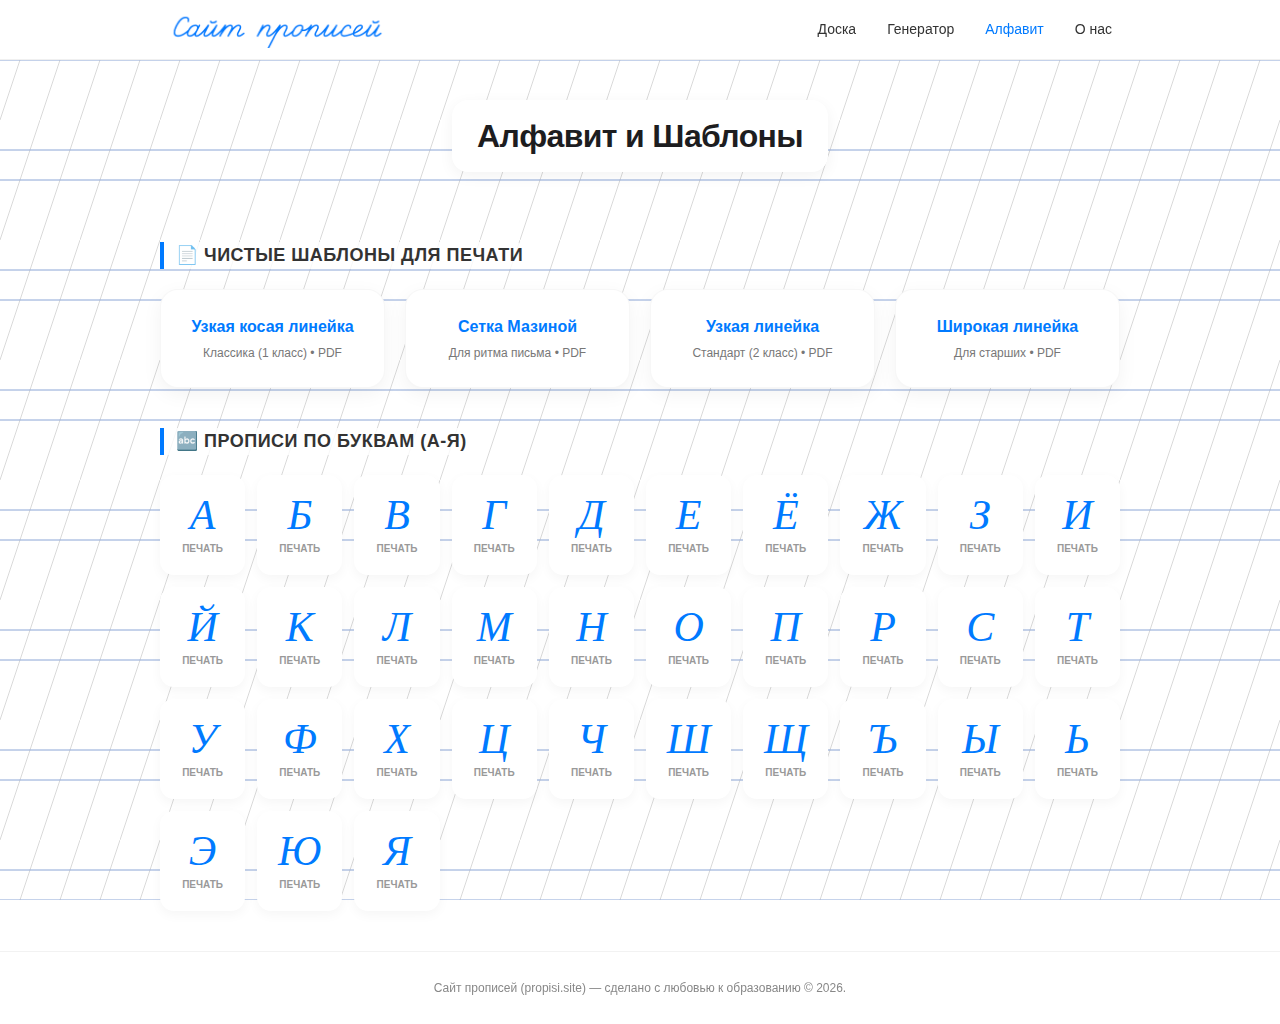
<file: propisi-alfavit.html>
<!DOCTYPE html>
<html lang="ru">
<head>
    <meta charset="UTF-8">
    <meta name="viewport" content="width=device-width, initial-scale=1.0">
    <title>Прописи по буквам и чистые шаблоны | Propisi.site</title>
    
    <meta name="description" content="Скачать прописи букв русского алфавита и чистые листы разлиновки: узкая косая, сетка Мазиной, широкая линейка.">
    <link rel="icon" type="image/png" href="favicon.png">

    <script type="text/javascript" >
       (function(m,e,t,r,i,k,a){m[i]=m[i]||function(){(m[i].a=m[i].a||[]).push(arguments)};
       m[i].l=1*new Date();
       for (var j = 0; j < document.scripts.length; j++) {if (document.scripts[j].src === r) { return; }}
       k=e.createElement(t),a=e.getElementsByTagName(t)[0],k.async=1,k.src=r,a.parentNode.insertBefore(k,a)})
       (window, document, "script", "https://mc.yandex.ru/metrika/tag.js", "ym");
       ym(106467293, "init", {clickmap:true, trackLinks:true, accurateTrackBounce:true, webvisor:true});
    </script>
    <noscript><div><img src="https://mc.yandex.ru/watch/106467293" style="position:absolute; left:-9999px;" alt="" /></div></noscript>

    <style>
        :root {
            --ink: #007AFF;
            --paper: #FFFFFF;
            --text: #1D1D1F;
            --header-h: 60px;
            --footer-h: 50px;
        }

        /* Это правило убирает "прыжки" размеров на странице */
        * { box-sizing: border-box; -webkit-tap-highlight-color: transparent; }

        body {
            margin: 0; padding: 0;
            font-family: -apple-system, BlinkMacSystemFont, "Segoe UI", Roboto, Helvetica, Arial, sans-serif;
            background-color: var(--paper);
            color: var(--text);
            display: flex; flex-direction: column; min-height: 100vh;
            line-height: 1.5;

            /* ФОН: ТОЧНАЯ КОПИЯ С ГЛАВНОЙ */
            background-image: url("data:image/svg+xml,%3Csvg width='40' height='120' viewBox='0 0 40 120' xmlns='http://www.w3.org/2000/svg'%3E%3Cdefs%3E%3Cpattern id='exact_grid' x='0' y='0' width='40' height='120' patternUnits='userSpaceOnUse'%3E%3Cpath d='M0,120 L40,0' stroke='%23D9D9D9' stroke-width='1' fill='none'/%3E%3Cline x1='0' y1='30' x2='40' y2='30' stroke='%238CA6D6' stroke-width='1'/%3E%3Cline x1='0' y1='60' x2='40' y2='60' stroke='%238CA6D6' stroke-width='1'/%3E%3C/pattern%3E%3C/defs%3E%3Crect width='100%25' height='100%25' fill='url(%23exact_grid)'/%3E%3C/svg%3E");
            background-size: 40px 120px;
            background-attachment: fixed;
        }

        /* --- 1. ШАПКА (ТОЧНАЯ КОПИЯ ИЗ ГЕНЕРАТОРА/ДОСКИ) --- */
        header {
            height: var(--header-h); background: rgba(255, 255, 255, 0.95);
            backdrop-filter: blur(5px); border-bottom: 1px solid rgba(0,0,0,0.06);
            flex-shrink: 0; display: flex; align-items: center; z-index: 1100;
            position: sticky; top: 0;
        }
        .header-container { width: 100%; max-width: 1000px; margin: 0 auto; padding: 0 20px; display: flex; justify-content: space-between; align-items: center; }
        
        .logo { display: flex; align-items: center; text-decoration: none; }
        .logo img { height: 38px !important; width: auto !important; object-fit: contain; display: block; }

        .top-menu { display: flex; gap: 15px; }
        .top-menu a { text-decoration: none; color: #333; font-weight: 500; font-size: 14px; transition: 0.2s; padding: 5px 8px; border-radius: 6px; }
        .top-menu a:hover { color: var(--ink); background: rgba(0,122,255,0.05); }

        /* --- 2. КОНТЕНТ --- */
        main { flex: 1; padding: 40px 20px; max-width: 1000px; margin: 0 auto; width: 100%; box-sizing: border-box; }

        .section-title { text-align: center; margin-bottom: 30px; }
        
        h1 { 
            font-size: 32px; font-weight: 800; background: #fff; display: inline-block; padding: 12px 25px; border-radius: 16px; box-shadow: 0 4px 15px rgba(0,0,0,0.05); margin: 0; 
            color: var(--text); letter-spacing: -0.02em;
        }
        
        h2 { font-size: 18px; font-weight: 700; margin: 40px 0 20px; color: #333; padding-left: 12px; border-left: 4px solid var(--ink); text-transform: uppercase; letter-spacing: 0.5px; background: rgba(255,255,255,0.8); display: inline-block; border-radius: 0 8px 8px 0; }

        /* --- СЕТКА ШАБЛОНОВ --- */
        .templates-grid { display: grid; grid-template-columns: repeat(auto-fill, minmax(220px, 1fr)); gap: 20px; }
        .template-card {
            background: white; padding: 25px; border-radius: 18px; box-shadow: 0 6px 20px rgba(0,0,0,0.05);
            text-decoration: none; color: inherit; display: flex; flex-direction: column; justify-content: center;
            transition: 0.2s; border: 1px solid rgba(0,0,0,0.03); text-align: center;
        }
        .template-card:hover { transform: scale(1.02); border-color: var(--ink); box-shadow: 0 10px 25px rgba(0,122,255,0.1); }
        .template-card h3 { margin: 0; font-size: 16px; font-weight: 700; color: var(--ink); }
        .template-card p { margin: 5px 0 0; font-size: 12px; color: #777; font-weight: 500; }

        /* --- СЕТКА БУКВ АЛФАВИТА --- */
        .alphabet-grid { display: grid; grid-template-columns: repeat(auto-fill, minmax(80px, 1fr)); gap: 12px; }
        .letter-card {
            background: white; border-radius: 14px; box-shadow: 0 4px 12px rgba(0,0,0,0.04);
            text-decoration: none; color: var(--text); display: flex; flex-direction: column;
            align-items: center; justify-content: center; height: 100px;
            transition: transform 0.2s, border-color 0.2s; border: 1px solid transparent;
        }
        .letter-card:hover { transform: translateY(-3px); border-color: var(--ink); box-shadow: 0 8px 20px rgba(0,122,255,0.1); }
        
        .letter-big { 
            font-size: 42px; 
            font-weight: 400; 
            color: var(--ink); 
            line-height: 1;
            font-family: Georgia, "Times New Roman", serif; 
            font-style: italic;
        }
        .letter-label { font-size: 10px; color: #999; text-transform: uppercase; font-weight: 600; margin-top: 5px; }

        /* --- 3. ПОДВАЛ --- */
        footer {
            height: auto; min-height: var(--footer-h); flex-shrink: 0;
            display: flex; align-items: center; justify-content: center;
            font-size: 12px; color: #888; background: rgba(255,255,255,0.95);
            border-top: 1px solid rgba(0,0,0,0.05); text-align: center; padding: 15px; z-index: 1100;
        }

      @media (max-width: 900px), (max-height: 600px) {
            /* Общий сброс для скролла */
            html, body { height: auto; overflow: auto; }
            main { display: block; padding: 40px 20px; max-height: none; }
            
            /* Возвращаем меню в шапку */
            header { height: auto; min-height: var(--header-h); padding-bottom: 12px; }
            .header-container, .container, .container-nav { height: auto; flex-direction: column; align-items: center; padding: 12px 15px; gap: 12px; }
            .top-menu, .menu { display: flex !important; flex-wrap: wrap; justify-content: center; gap: 8px; }
            .top-menu a, .menu a { font-size: 13px; padding: 8px 14px; border-radius: 8px; background: rgba(0, 122, 255, 0.08); border: 1px solid rgba(0, 122, 255, 0.1); }
            
            /* Фиксы контента под мобильные экраны */
            .cards-row { flex-direction: column; height: auto; max-height: none; gap: 15px; }
            .card { min-height: auto; padding: 20px; }
            .hero-block { margin-bottom: 40px; }
            .alphabet-grid { grid-template-columns: repeat(4, 1fr); }
            .article-card { padding: 25px; }
            h1 { font-size: 28px; padding: 10px 20px; }
            .btn { width: 100%; box-sizing: border-box; justify-content: center; }
            footer { height: auto; padding: 20px; }
        }
    </style>
</head>
    <!-- Google tag (gtag.js) -->
<script async src="https://www.googletagmanager.com/gtag/js?id=G-CZR66HH8ZK"></script>
<script>
  window.dataLayer = window.dataLayer || [];
  function gtag(){dataLayer.push(arguments);}
  gtag('js', new Date());

  gtag('config', 'G-CZR66HH8ZK');
</script>
<body>

    <header>
        <div class="header-container">
            <a href="index.html" class="logo">
                <img src="logo.png" alt="Сайт прописей">
            </a>
            <nav class="top-menu">
                <a href="board.html">Доска</a>
                <a href="generator.html">Генератор</a>
                <a href="propisi-alfavit.html" style="color:var(--ink);">Алфавит</a>
                <a href="about.html">О нас</a>
            </nav>
        </div>
    </header>

    <main>
        <div class="section-title">
            <h1>Алфавит и Шаблоны</h1>
        </div>

        <h2>📄 Чистые шаблоны для печати</h2>
        <div class="templates-grid">
            <a href="blank_kosa.pdf" class="template-card" target="_blank">
                <h3>Узкая косая линейка</h3>
                <p>Классика (1 класс) • PDF</p>
            </a>
            <a href="blank_mazina.pdf" class="template-card" target="_blank">
                <h3>Сетка Мазиной</h3>
                <p>Для ритма письма • PDF</p>
            </a>
            <a href="blank_uzkaya.pdf" class="template-card" target="_blank">
                <h3>Узкая линейка</h3>
                <p>Стандарт (2 класс) • PDF</p>
            </a>
            <a href="blank_shirokaya.pdf" class="template-card" target="_blank">
                <h3>Широкая линейка</h3>
                <p>Для старших • PDF</p>
            </a>
        </div>

        <h2>🔤 Прописи по буквам (А-Я)</h2>
        <div class="alphabet-grid" id="grid">
            </div>
    </main>

    <footer>
        <p>Сайт прописей (propisi.site) — сделано с любовью к образованию © 2026.</p>
    </footer>

    <script>
        document.addEventListener("DOMContentLoaded", function() {
            const letters = "АБВГДЕЁЖЗИЙКЛМНОПРСТУФХЦЧШЩЪЫЬЭЮЯ";
            const grid = document.getElementById('grid');
            grid.innerHTML = '';

            letters.split('').forEach(char => {
                const a = document.createElement('a');
                
                const singleLine = `${char} ${char.toLowerCase()}  ${char} ${char.toLowerCase()}  ${char} ${char.toLowerCase()}  ${char} ${char.toLowerCase()}`;
                const fullPageText = new Array(12).fill(singleLine).join('\n');
                
                a.href = `generator.html?text=${encodeURIComponent(fullPageText)}`;
                a.className = 'letter-card';
                a.innerHTML = `<div class="letter-big">${char}</div><div class="letter-label">Печать</div>`;
                grid.appendChild(a);
            });
        });
    </script>
</body>
</html>
</file>
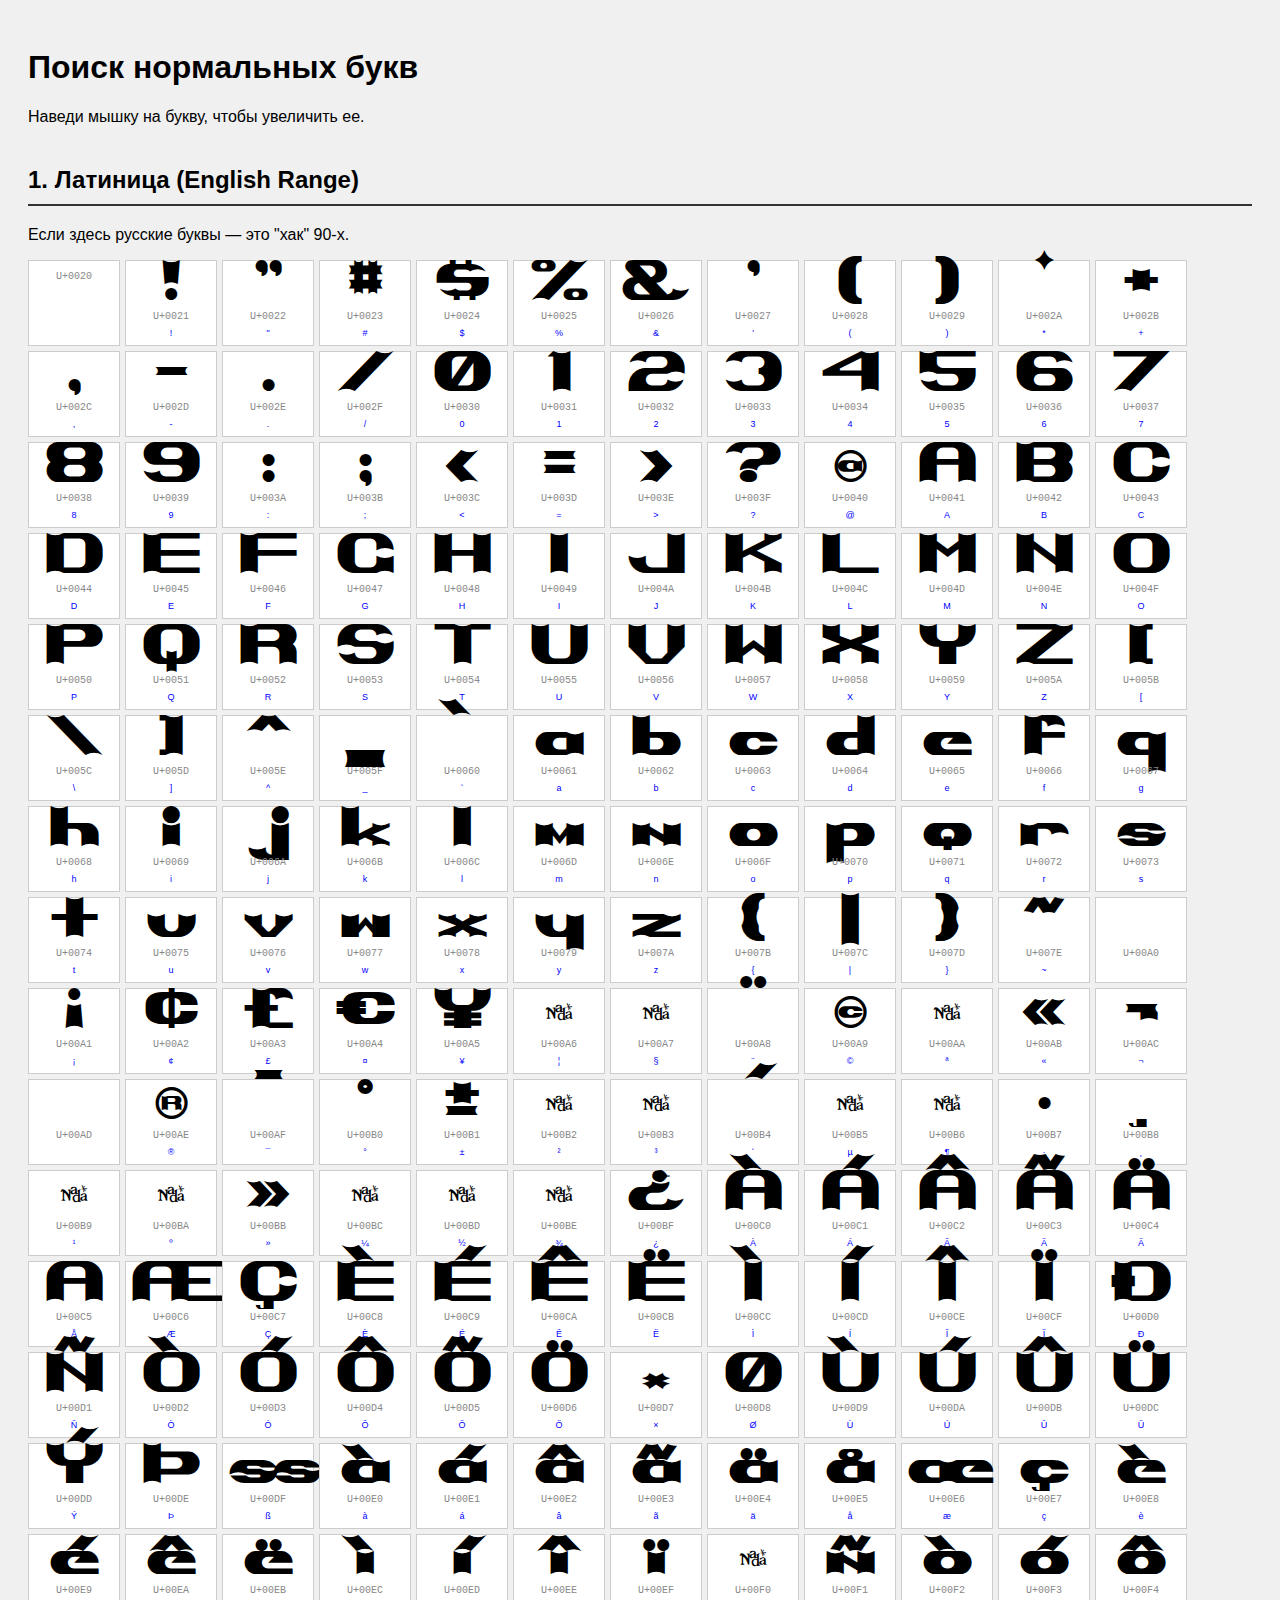
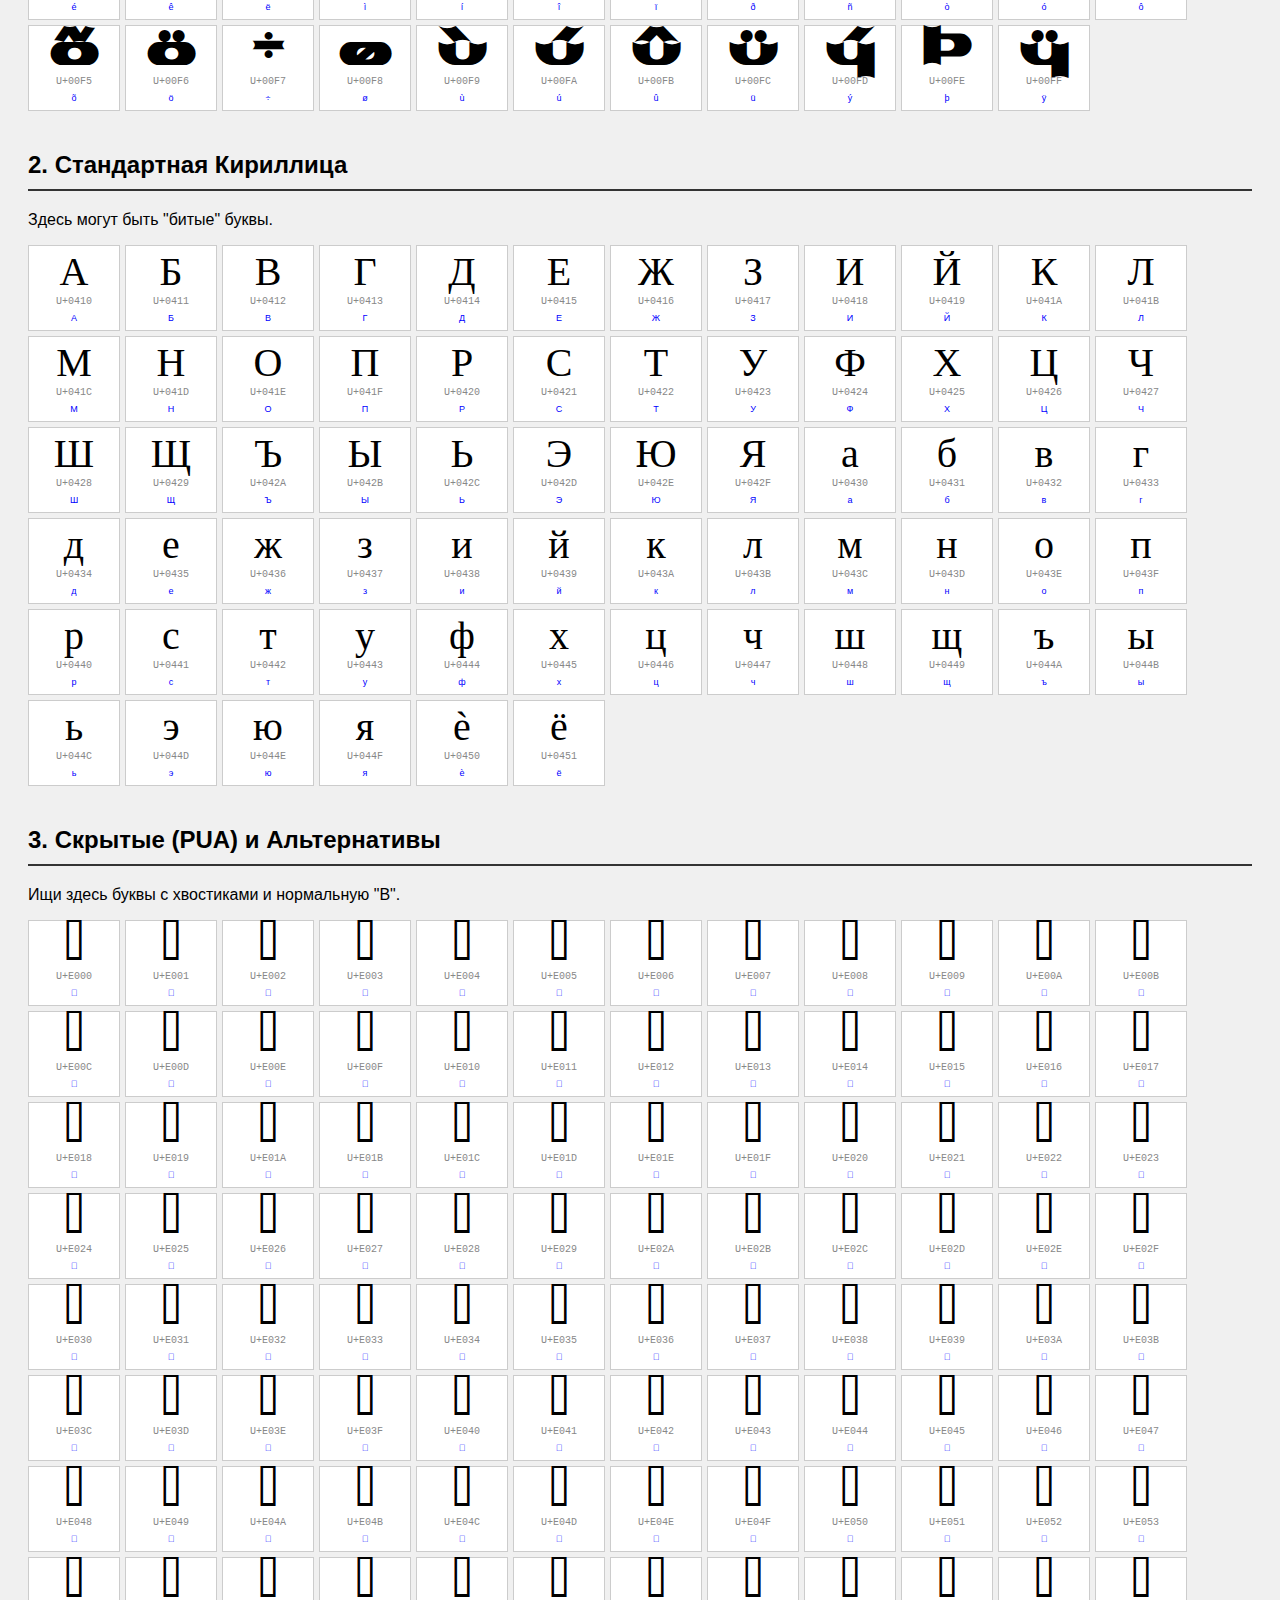
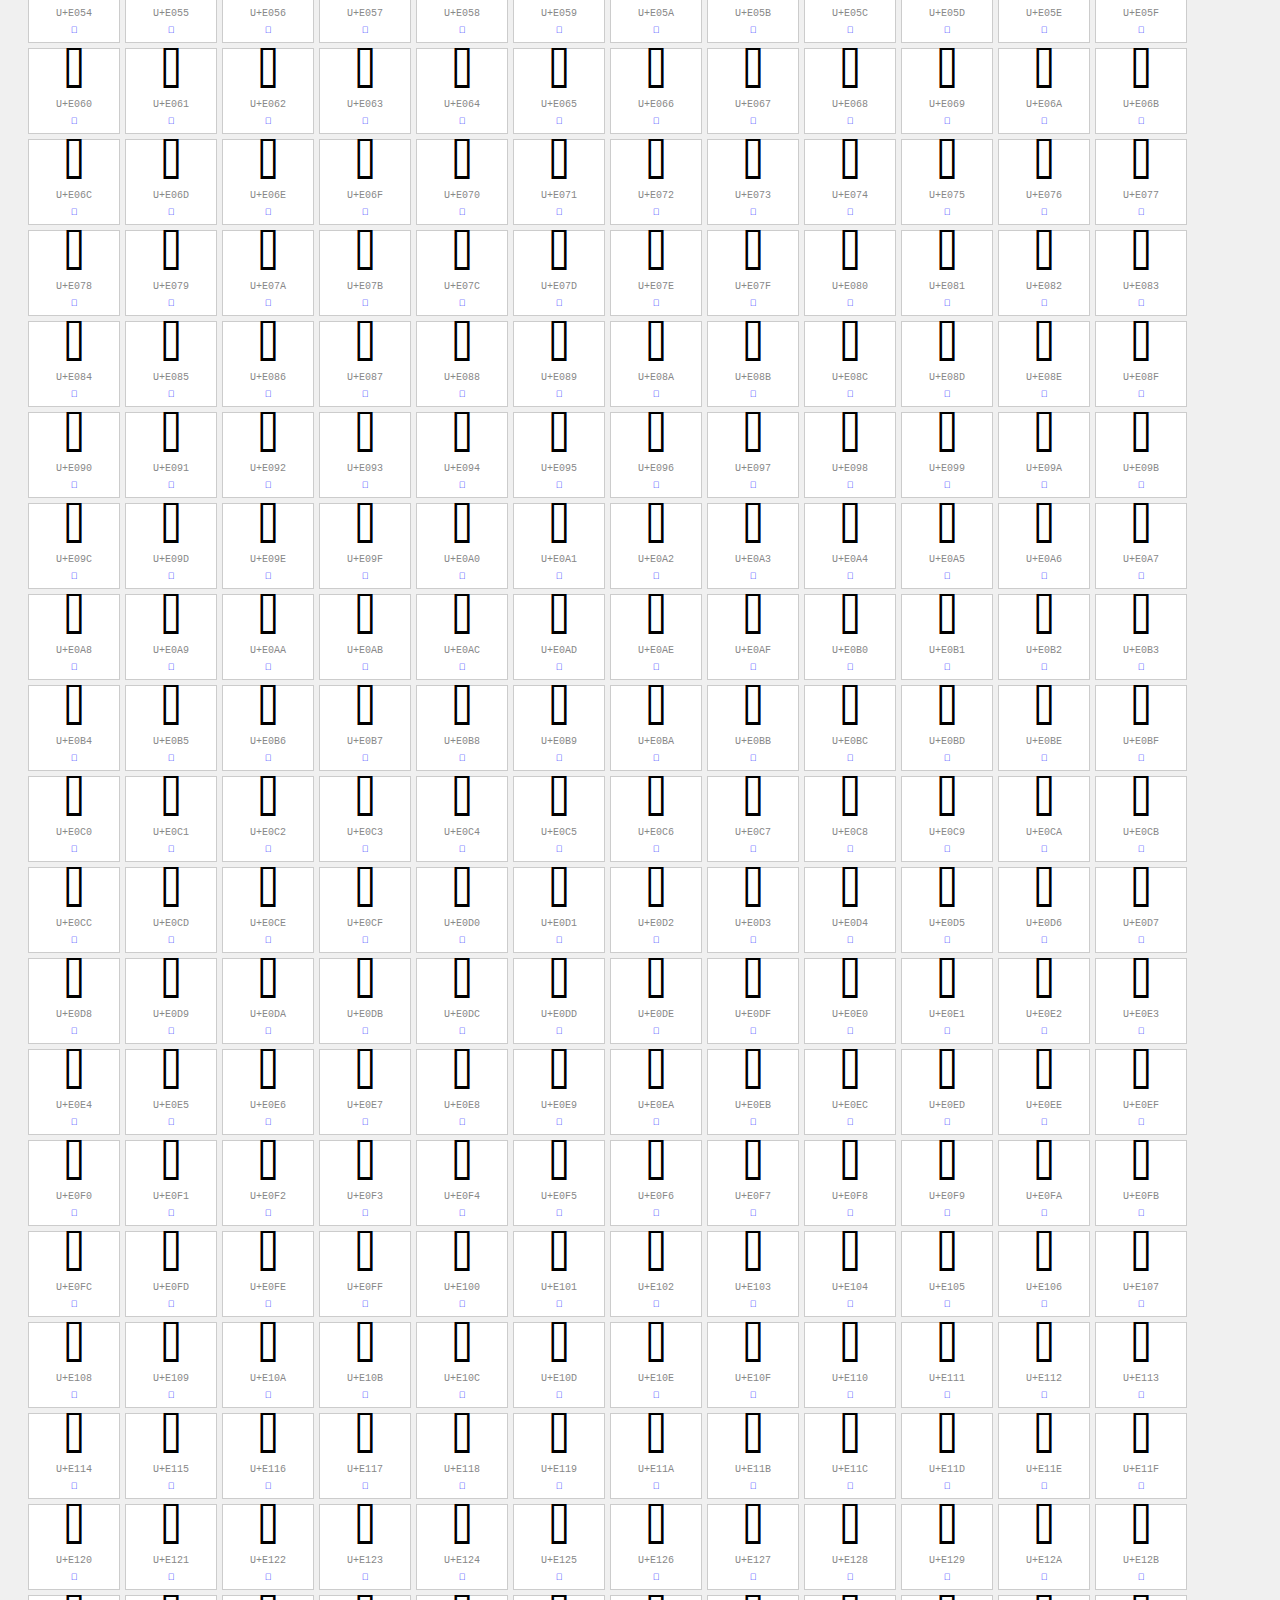
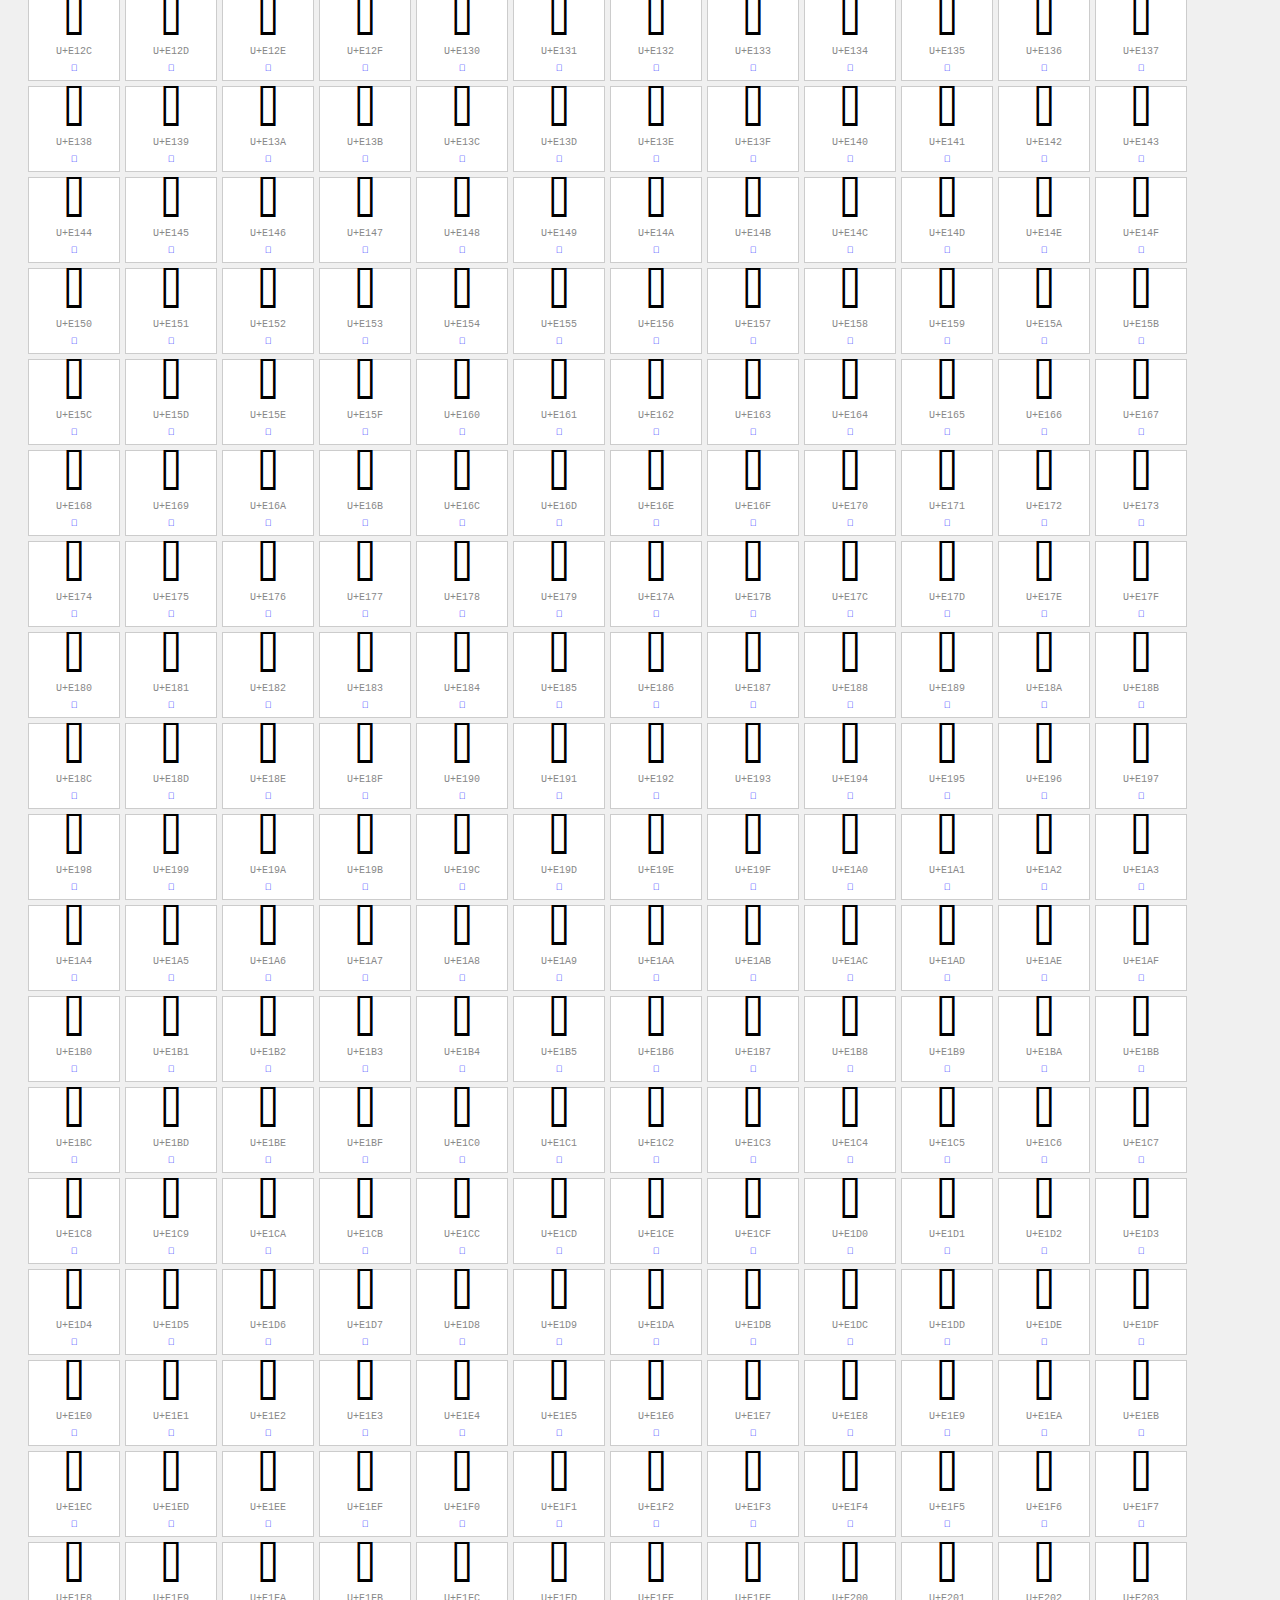
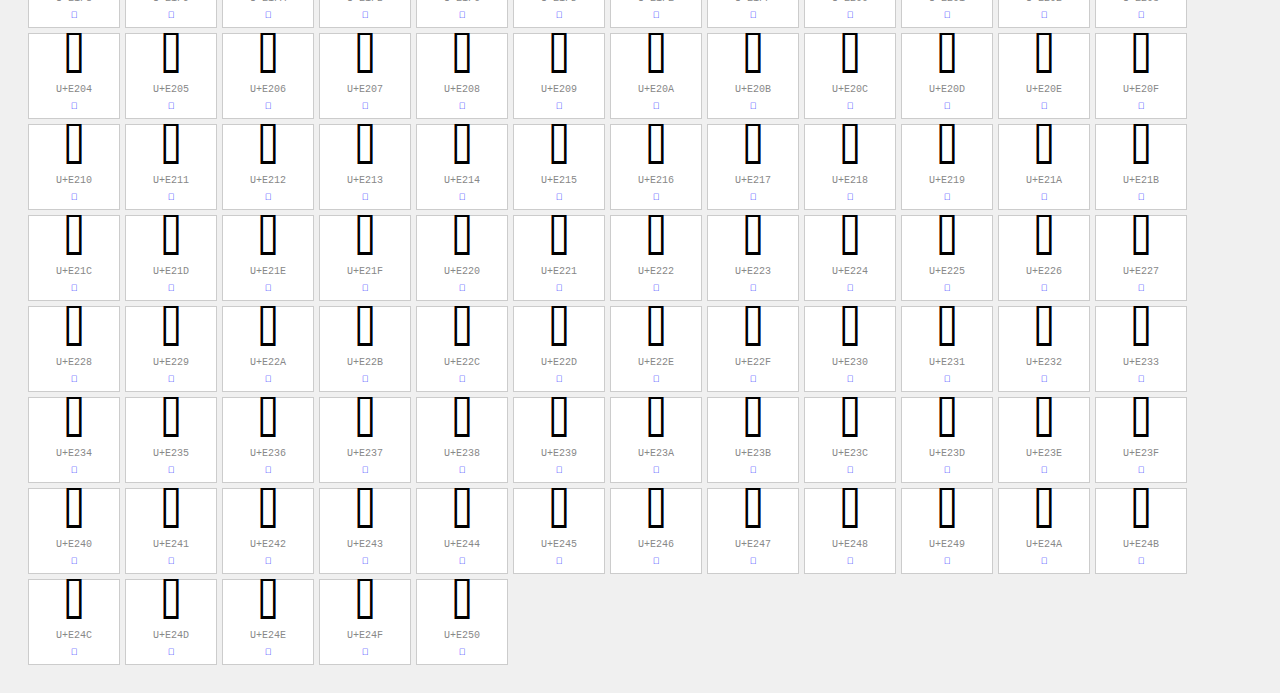
<file: scan.html>
<!DOCTYPE html>
<html lang="ru">
<head>
    <meta charset="UTF-8">
    <title>Супер-Сканер Primo</title>
    <style>
        @font-face { font-family: 'PrimoScan'; src: url('primo.ttf'); }
        body { font-family: sans-serif; padding: 20px; background: #f0f0f0; }
        h2 { border-bottom: 2px solid #333; padding-bottom: 10px; margin-top: 40px; }
        .grid { display: flex; flex-wrap: wrap; gap: 5px; }
        .card { 
            background: white; 
            border: 1px solid #ccc; 
            padding: 5px; 
            text-align: center; 
            width: 80px;
            /* Важно: не обрезать содержимое, если буква широкая */
            overflow: visible; 
            position: relative;
            z-index: 1;
        }
        .card:hover { z-index: 100; border-color: blue; transform: scale(1.5); box-shadow: 0 5px 15px rgba(0,0,0,0.2); }
        .glyph { 
            font-family: 'PrimoScan'; 
            font-size: 40px; 
            line-height: 1.0;
            display: block; 
            margin-bottom: 5px; 
            color: #000;
        }
        .code { font-size: 10px; color: #888; font-family: monospace; display: block; }
        .label { font-size: 9px; color: blue; }
    </style>
</head>
<body>
    <h1>Поиск нормальных букв</h1>
    <p>Наведи мышку на букву, чтобы увеличить ее.</p>

    <h2>1. Латиница (English Range)</h2>
    <p>Если здесь русские буквы — это "хак" 90-х.</p>
    <div class="grid" id="latin"></div>

    <h2>2. Стандартная Кириллица</h2>
    <p>Здесь могут быть "битые" буквы.</p>
    <div class="grid" id="cyrillic"></div>

    <h2>3. Скрытые (PUA) и Альтернативы</h2>
    <p>Ищи здесь буквы с хвостиками и нормальную "В".</p>
    <div class="grid" id="pua"></div>

    <script>
        function addRange(containerId, start, end) {
            const container = document.getElementById(containerId);
            for (let i = start; i <= end; i++) {
                // Исключаем управляющие символы
                if (i >= 0x007F && i <= 0x009F) continue;

                const div = document.createElement('div');
                div.className = 'card';
                
                // Пробуем отобразить символ
                const char = String.fromCharCode(i);
                const hex = i.toString(16).toUpperCase().padStart(4, '0');
                
                div.innerHTML = `
                    <span class="glyph">&#x${hex};</span>
                    <span class="code">U+${hex}</span>
                    <span class="label">${char}</span>
                `;
                container.appendChild(div);
            }
        }

        // 1. Латиница (Basic Latin + Supplement)
        addRange('latin', 0x0020, 0x00FF);

        // 2. Кириллица
        addRange('cyrillic', 0x0410, 0x0451);

        // 3. PUA (Частная область) - расширим диапазон
        addRange('pua', 0xE000, 0xE250); 
    </script>
</body>
</html>
</file>
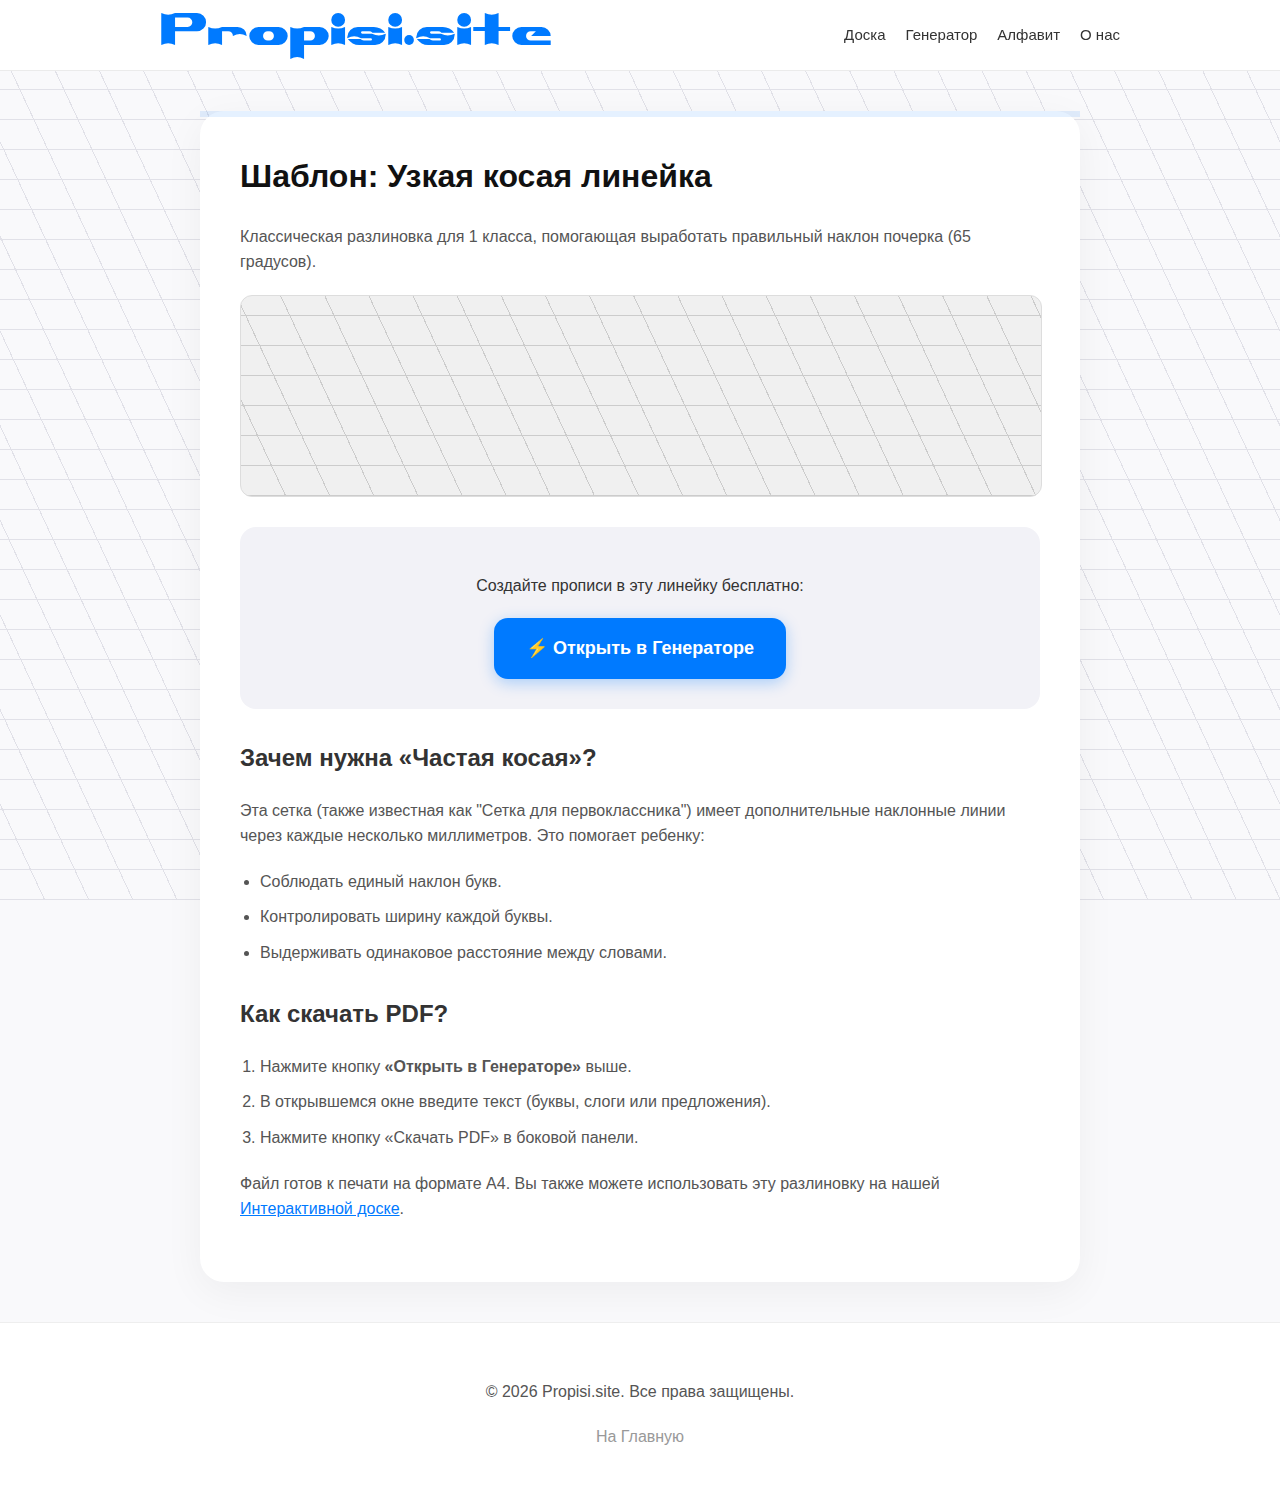
<file: shablon-uzkaya-kosaya.html>
<!DOCTYPE html>
<html lang="ru">
<head>
    <meta charset="UTF-8">
    <meta name="viewport" content="width=device-width, initial-scale=1.0">
    <title>Шаблон: Узкая косая линейка (1 класс) | Генератор Прописей</title>
    
    <meta name="description" content="Бесплатный шаблон прописей в узкую косую линейку. Создайте и распечатайте листы для чистописания онлайн. Идеально для 1 класса.">
    <link rel="icon" type="image/png" href="favicon.png">

    <script type="text/javascript" >
       (function(m,e,t,r,i,k,a){m[i]=m[i]||function(){(m[i].a=m[i].a||[]).push(arguments)};
       m[i].l=1*new Date();
       for (var j = 0; j < document.scripts.length; j++) {if (document.scripts[j].src === r) { return; }}
       k=e.createElement(t),a=e.getElementsByTagName(t)[0],k.async=1,k.src=r,a.parentNode.insertBefore(k,a)})
       (window, document, "script", "https://mc.yandex.ru/metrika/tag.js", "ym");
       ym(106467293, "init", {clickmap:true, trackLinks:true, accurateTrackBounce:true, webvisor:true});
    </script>

    <style>
        @font-face { font-family: 'PrimoFont'; src: url('primo.ttf'); }

        :root {
            --ink: #007AFF;
            --paper: #F9F9FB;
            --lines: #E1E1E8;
            --text: #1D1D1F;
        }

        body {
            margin: 0;
            font-family: -apple-system, BlinkMacSystemFont, "Segoe UI", Roboto, sans-serif;
            background-color: var(--paper);
            color: var(--text);
            line-height: 1.6;
            
            /* Фон "Узкая косая" */
            background-image: 
                repeating-linear-gradient(0deg, var(--lines) 0px, var(--lines) 1px, transparent 1px, transparent 30px),
                repeating-linear-gradient(65deg, var(--lines) 0px, var(--lines) 1px, transparent 1px, transparent 40px);
            background-attachment: fixed;
        }

        /* ШАПКА */
        header {
            background: rgba(255, 255, 255, 0.95);
            backdrop-filter: blur(10px);
            border-bottom: 1px solid rgba(0,0,0,0.08);
            position: sticky; top: 0; z-index: 100;
        }
        .container { max-width: 960px; margin: 0 auto; padding: 0 20px; }
        
        .nav-flex { 
            display: flex; justify-content: space-between; align-items: center; 
            height: 70px;
        }

        .logo {
            font-family: 'PrimoFont', cursive;
            font-size: 32px; color: var(--ink);
            text-decoration: none; text-shadow: 0 2px 0 #fff;
        }
        .menu { display: flex; gap: 20px; }
        .menu a {
            text-decoration: none; color: #333; font-weight: 500; font-size: 15px;
            transition: color 0.2s;
        }
        .menu a:hover { color: var(--ink); }

        /* КОНТЕНТ */
        .article {
            background: white;
            max-width: 800px;
            margin: 40px auto;
            padding: 40px;
            border-radius: 24px;
            box-shadow: 0 10px 40px rgba(0,0,0,0.05);
            position: relative;
        }
        /* Синяя полоска сверху */
        .article::before {
            content: ''; position: absolute; top: 0; left: 0; right: 0; height: 6px;
            background: var(--ink); opacity: 0.1;
        }

        h1 { font-size: 32px; font-weight: 800; margin-top: 0; color: #111; }
        h2 { font-size: 24px; margin-top: 30px; color: #333; }
        p { color: #555; font-size: 16px; margin-bottom: 20px; }
        ul, ol { color: #555; margin-bottom: 20px; padding-left: 20px; }
        li { margin-bottom: 10px; }

        .preview-img {
            width: 100%;
            height: 200px;
            background: #f0f0f0;
            border-radius: 12px;
            margin: 20px 0;
            /* Имитация превью разлиновки */
            background-image: 
                repeating-linear-gradient(0deg, #ccc 0px, #ccc 1px, transparent 1px, transparent 30px),
                repeating-linear-gradient(65deg, #ccc 0px, #ccc 1px, transparent 1px, transparent 40px);
            border: 1px solid #ddd;
        }

        .cta-box {
            background: #F2F2F7;
            padding: 30px;
            border-radius: 16px;
            text-align: center;
            margin: 30px 0;
        }
        
        .btn-primary { 
            background: var(--ink); color: white; 
            box-shadow: 0 4px 15px rgba(0,122,255,0.3); 
            padding: 16px 32px; border-radius: 14px; 
            font-size: 18px; font-weight: 600;
            text-decoration: none; display: inline-flex; 
            transition: transform 0.2s;
        }
        .btn-primary:hover { transform: translateY(-3px); }

        footer { 
            text-align: center; padding: 40px 20px; background: white; 
            border-top: 1px solid #eee; font-size: 13px; color: #999; margin-top: 40px;
        }
        footer a { color: #999; text-decoration: none; }

        @media (max-width: 600px) {
            .menu { display: none; }
            .nav-flex { justify-content: center; }
            .article { padding: 20px; margin: 20px 10px; }
            h1 { font-size: 24px; }
        }
    </style>
</head>
<body>

    <header>
        <div class="container nav-flex">
            <a href="index.html" class="logo">Propisi.site</a>
            <nav class="menu">
                <a href="board.html">Доска</a>
                <a href="generator.html">Генератор</a>
                <a href="propisi-alfavit.html">Алфавит</a>
                <a href="about.html">О нас</a>
            </nav>
        </div>
    </header>

    <main class="container">
        <div class="article">
            <h1>Шаблон: Узкая косая линейка</h1>
            <p>Классическая разлиновка для 1 класса, помогающая выработать правильный наклон почерка (65 градусов).</p>
            
            <div class="preview-img"></div>

            <div class="cta-box">
                <p style="margin-bottom: 20px; font-weight: 500; color: #333;">Создайте прописи в эту линейку бесплатно:</p>
                <a href="generator.html" class="btn-primary">⚡️ Открыть в Генераторе</a>
            </div>

            <h2>Зачем нужна «Частая косая»?</h2>
            <p>Эта сетка (также известная как "Сетка для первоклассника") имеет дополнительные наклонные линии через каждые несколько миллиметров. Это помогает ребенку:</p>
            <ul>
                <li>Соблюдать единый наклон букв.</li>
                <li>Контролировать ширину каждой буквы.</li>
                <li>Выдерживать одинаковое расстояние между словами.</li>
            </ul>

            <h2>Как скачать PDF?</h2>
            <ol>
                <li>Нажмите кнопку <strong>«Открыть в Генераторе»</strong> выше.</li>
                <li>В открывшемся окне введите текст (буквы, слоги или предложения).</li>
                <li>Нажмите кнопку «Скачать PDF» в боковой панели.</li>
            </ol>
            
            <p>Файл готов к печати на формате А4. Вы также можете использовать эту разлиновку на нашей <a href="board.html" style="color:var(--ink);">Интерактивной доске</a>.</p>
        </div>
    </main>

    <footer>
        <p>© 2026 Propisi.site. Все права защищены.</p>
        <p style="margin-top:5px;"><a href="index.html">На Главную</a></p>
    </footer>

</body>
</html>
</file>
